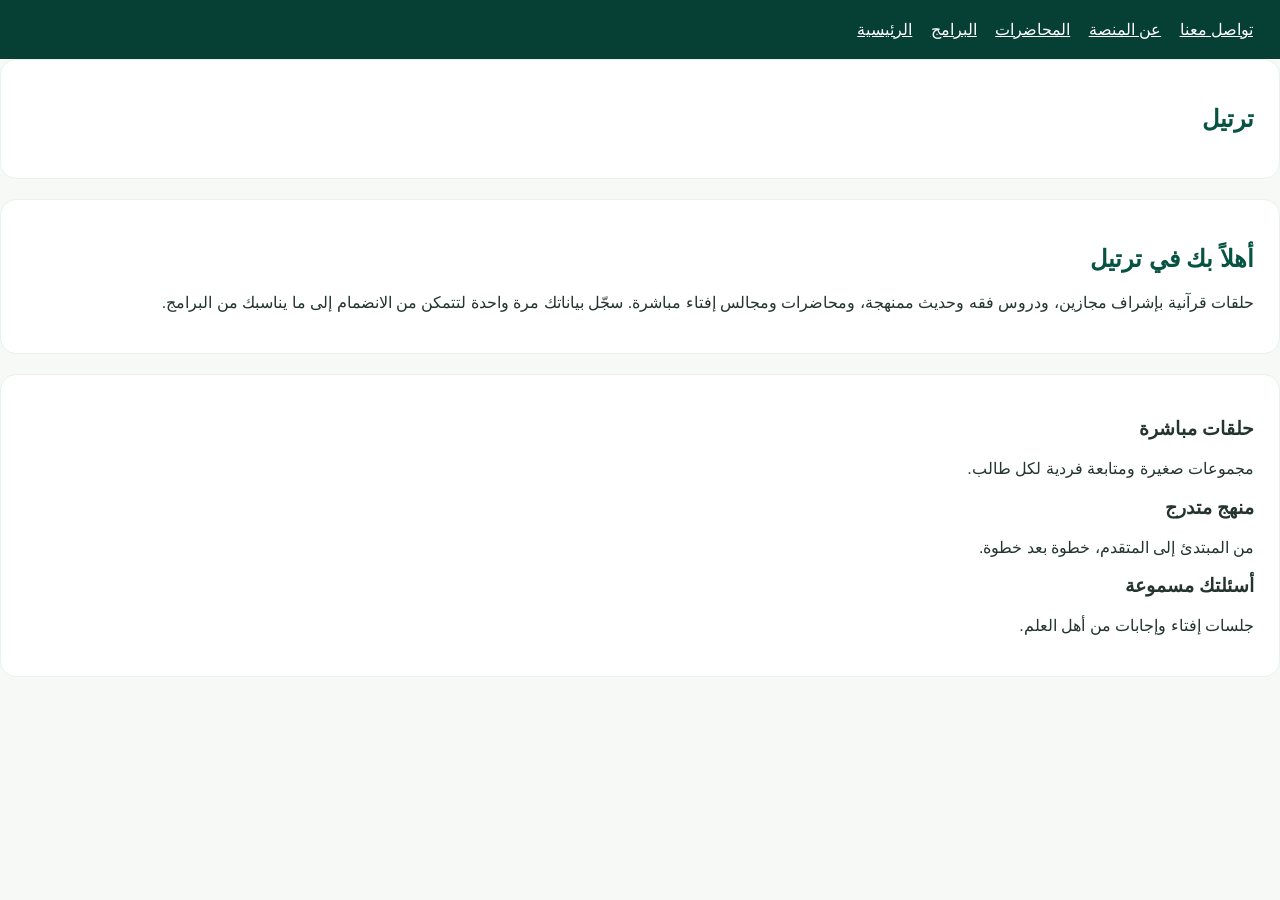
<file: index.html>
<!DOCTYPE html>
<html lang="en">

<head>
    <meta charset="UTF-8">
    <meta name="viewport" content="width=device-width, initial-scale=1.0">
    <title>Document</title>
    <link rel="stylesheet" href="style.css">
</head>

<body>
    <header>
        <nav>
            <a href="#">تواصل معنا</a>
            <a href="#">عن المنصة</a>
            <a href="#">المحاضرات</a>
            <a href="#">البرامج</a>
            <a href="#">الرئيسية</a>
        </nav>
    </header>

    <section class="section-1">
        <h1 class="title">ترتيل</h1>
    </section>

    <section class="section-2">
        <h2>أهلاً بك في ترتيل</h2>
        <p>حلقات قرآنية بإشراف مجازين، ودروس فقه وحديث ممنهجة، ومحاضرات ومجالس إفتاء مباشرة. سجّل بياناتك مرة واحدة لتتمكن من الانضمام إلى ما يناسبك من البرامج.</p>
    </section>

    <section class="section-3">
        <div class="cards">
            <div class="card">
                <h3>حلقات مباشرة</h3>
                <p>مجموعات صغيرة ومتابعة فردية لكل طالب.</p>
            </div>

            <div class="card">
                <h3>منهج متدرج</h3>
                <p>من المبتدئ إلى المتقدم، خطوة بعد خطوة.</p>
            </div>

            <div class="card">
                <h3>أسئلتك مسموعة</h3>
                <p>جلسات إفتاء وإجابات من أهل العلم.</p>
            </div>
        </div>
    </section>

</body>

</html>
</file>
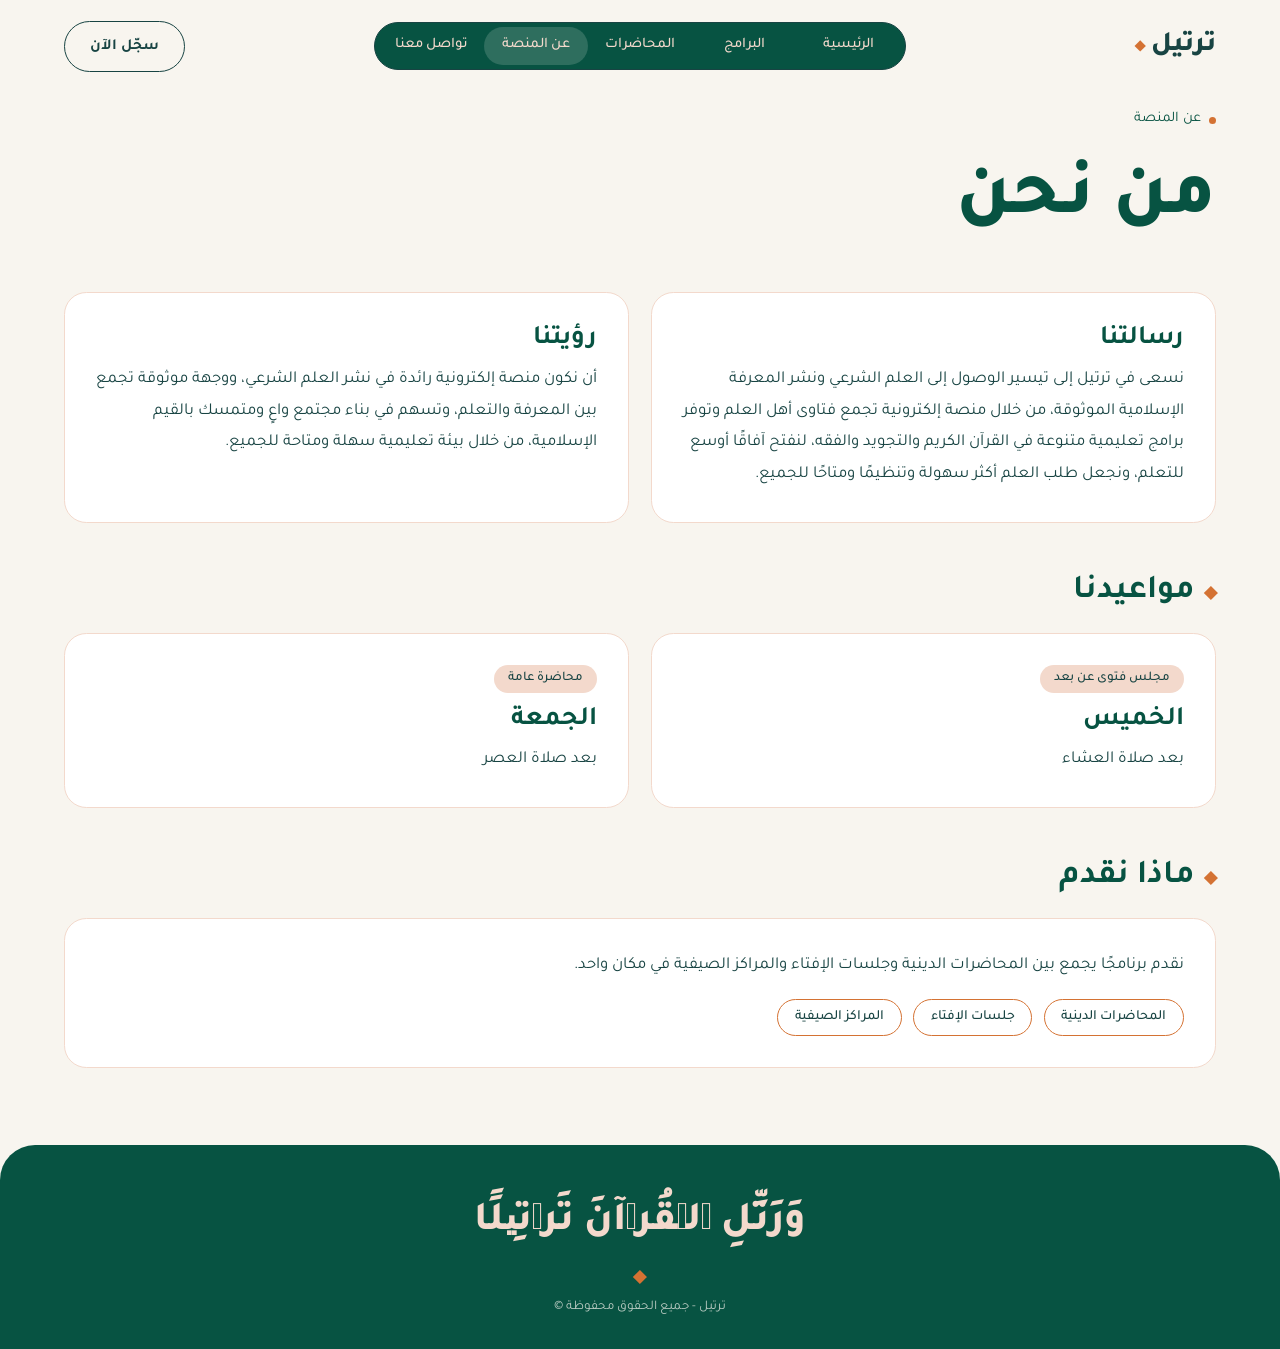
<file: about-us.html>
<!DOCTYPE html>
<html lang="ar" dir="rtl">

<head>
    <meta charset="UTF-8">
    <meta name="viewport" content="width=device-width, initial-scale=1.0">
    <title>عن المنصة | ترتيل</title>
    <link rel="preconnect" href="https://fonts.googleapis.com">
    <link rel="preconnect" href="https://fonts.gstatic.com" crossorigin>
    <link href="https://fonts.googleapis.com/css2?family=Tajawal:wght@400;500;700;800&display=swap" rel="stylesheet">
    <link rel="stylesheet" href="indexxx.css">
    <link rel="stylesheet" href="pages.css">
</head>

<body>
    <div class="intro" aria-hidden="true"><span></span></div>

    <header class="topbar">
        <a href="indexxx.html" class="logo up" style="--i:0">ترتيل <i></i></a>

        <nav class="up" style="--i:1">
            <a href="indexxx.html">الرئيسية</a>
            <a href="programs.html">البرامج</a>
            <a href="lectures.html">المحاضرات</a>
            <a href="about-us.html" aria-current="page">عن المنصة</a>
            <a href="contact-us.html">تواصل معنا</a>
        </nav>

        <a href="programs.html" class="btn btn-outline up" style="--i:2">سجّل الآن</a>
    </header>

    <main>
        <section class="page-head">
            <p class="eyebrow up" style="--i:3"><i></i> عن المنصة</p>
            <h1>
                <span class="line"><span style="--i:4">من نحن</span></span>
            </h1>
        </section>

        <!-- رسالتنا + رؤيتنا -->
        <section class="block">
            <div class="tiles">
                <article class="tile">
                    <h3>رسالتنا</h3>
                    <p>نسعى في ترتيل إلى تيسير الوصول إلى العلم الشرعي ونشر المعرفة الإسلامية الموثوقة، من خلال منصة إلكترونية تجمع فتاوى أهل العلم وتوفر برامج تعليمية متنوعة في القرآن الكريم والتجويد والفقه، لنفتح آفاقًا أوسع للتعلم، ونجعل طلب العلم أكثر سهولة وتنظيمًا ومتاحًا للجميع.</p>
                </article>
                <article class="tile">
                    <h3>رؤيتنا</h3>
                    <p>أن نكون منصة إلكترونية رائدة في نشر العلم الشرعي، ووجهة موثوقة تجمع بين المعرفة والتعلم، وتسهم في بناء مجتمع واعٍ ومتمسك بالقيم الإسلامية، من خلال بيئة تعليمية سهلة ومتاحة للجميع.</p>
                </article>
            </div>
        </section>

        <!-- مواعيدنا -->
        <section class="block">
            <h2>مواعيدنا</h2>
            <div class="tiles">
                <article class="tile">
                    <span class="chip">مجلس فتوى عن بعد</span>
                    <h3>الخميس</h3>
                    <p>بعد صلاة العشاء</p>
                </article>
                <article class="tile">
                    <span class="chip">محاضرة عامة</span>
                    <h3>الجمعة</h3>
                    <p>بعد صلاة العصر</p>
                </article>
            </div>
        </section>

        <!-- ماذا نقدم -->
        <section class="block">
            <h2>ماذا نقدم</h2>
            <div class="tiles">
                <article class="tile wide">
                    <p>نقدم برنامجًا يجمع بين المحاضرات الدينية وجلسات الإفتاء والمراكز الصيفية في مكان واحد.</p>
                    <div class="pills">
                        <span>المحاضرات الدينية</span>
                        <span>جلسات الإفتاء</span>
                        <span>المراكز الصيفية</span>
                    </div>
                </article>
            </div>
        </section>
    </main>

    <footer>
        <h2 class="aya">وَرَتِّلِ ٱلۡقُرۡآنَ تَرۡتِیلًا</h2>
        <p>ترتيل - جميع الحقوق محفوظة ©</p>
    </footer>
</body>

</html>
</file>
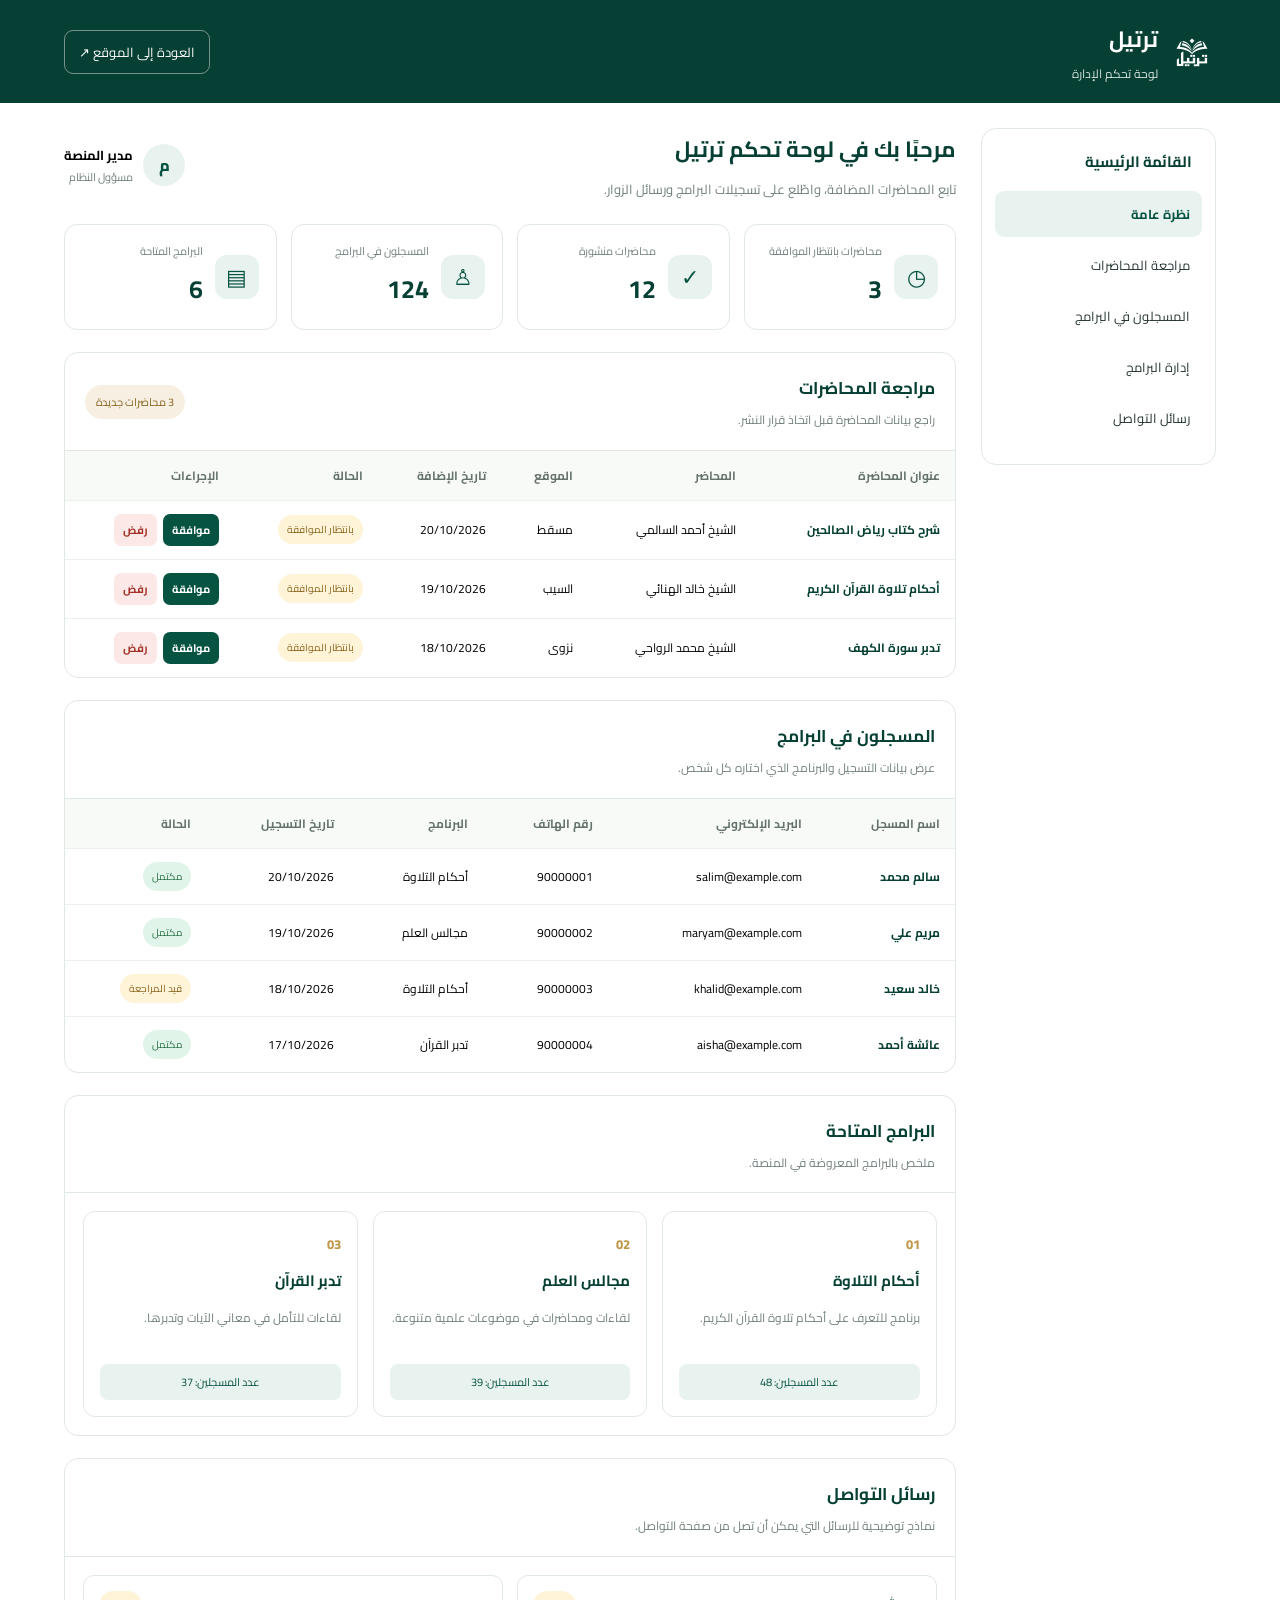
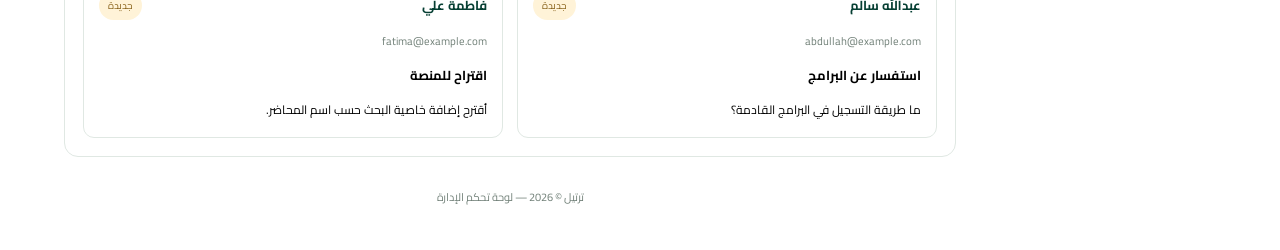
<file: admin.html>
<!DOCTYPE html>
<html lang="ar" dir="rtl">
<head>
    <meta charset="UTF-8">
    <meta name="viewport" content="width=device-width, initial-scale=1.0">
    <title>لوحة تحكم ترتيل</title>
    <link href="https://fonts.googleapis.com/css2?family=Cairo:wght@400;500;600;700;800&display=swap" rel="stylesheet">
    <link rel="stylesheet" href="admin.css">
</head>
<body>
    <header class="topbar">
        <div class="brand">
            <div class="logo"><img src="tarteel-logo.png" alt="شعار ترتيل" class="logo">
            </div>
            <div>
                <h1>ترتيل</h1>
                <p>لوحة تحكم الإدارة</p>
            </div>
        </div>
        <a href="index.html" class="site-link">العودة إلى الموقع ↗</a>
    </header>

      <div class="layout">
    <aside class="sidebar">
      <h2>القائمة الرئيسية</h2>
      <a class="nav-link active" href="#overview">نظرة عامة</a>
      <a class="nav-link" href="#lectures">مراجعة المحاضرات</a>
      <a class="nav-link" href="#registrations">المسجلون في البرامج</a>
      <a class="nav-link" href="#programs">إدارة البرامج</a>
      <a class="nav-link" href="#messages">رسائل التواصل</a>
    
    </aside>

    <main class="main-content">
      <section class="welcome" id="overview">
        <div>
          <h2>مرحبًا بك في لوحة تحكم ترتيل</h2>
          <p>تابع المحاضرات المضافة، واطّلع على تسجيلات البرامج ورسائل الزوار.</p>
        </div>
        <div class="admin-profile">
          <div class="avatar">م</div>
          <div><strong>مدير المنصة</strong><span>مسؤول النظام</span></div>
        </div>
      </section>

      <section class="stats">
        <div class="stat-card">
          <span class="stat-icon">◷</span>
          <div><p>محاضرات بانتظار الموافقة</p><strong>3</strong></div>
        </div>
        <div class="stat-card">
          <span class="stat-icon">✓</span>
          <div><p>محاضرات منشورة</p><strong>12</strong></div>
        </div>
        <div class="stat-card">
          <span class="stat-icon">♙</span>
          <div><p>المسجلون في البرامج</p><strong>124</strong></div>
        </div>
        <div class="stat-card">
          <span class="stat-icon">▤</span>
          <div><p>البرامج المتاحة</p><strong>6</strong></div>
        </div>
      </section>

      <section class="panel" id="lectures">
        <div class="section-heading">
          <div>
            <h2>مراجعة المحاضرات</h2>
            <p>راجع بيانات المحاضرة قبل اتخاذ قرار النشر.</p>
          </div>
          <span class="count-badge">3 محاضرات جديدة</span>
        </div>
        <div class="table-wrap">
          <table>
            <thead>
              <tr>
                <th>عنوان المحاضرة</th>
                <th>المحاضر</th>
                <th>الموقع</th>
                <th>تاريخ الإضافة</th>
                <th>الحالة</th>
                <th>الإجراءات</th>
              </tr>
            </thead>
            <tbody>
              <tr>
                <td><strong>شرح كتاب رياض الصالحين</strong></td>
                <td>الشيخ أحمد السالمي</td>
                <td>مسقط</td>
                <td>20/10/2026</td>
                <td><span class="status pending">بانتظار الموافقة</span></td>
                <td><div class="actions"><a class="button approve" href="#lectures">موافقة</a><a class="button reject" href="#lectures">رفض</a></div></td>
              </tr>
              <tr>
                <td><strong>أحكام تلاوة القرآن الكريم</strong></td>
                <td>الشيخ خالد الهنائي</td>
                <td>السيب</td>
                <td>19/10/2026</td>
                <td><span class="status pending">بانتظار الموافقة</span></td>
                <td><div class="actions"><a class="button approve" href="#lectures">موافقة</a><a class="button reject" href="#lectures">رفض</a></div></td>
              </tr>
              <tr>
                <td><strong>تدبر سورة الكهف</strong></td>
                <td>الشيخ محمد الرواحي</td>
                <td>نزوى</td>
                <td>18/10/2026</td>
                <td><span class="status pending">بانتظار الموافقة</span></td>
                <td><div class="actions"><a class="button approve" href="#lectures">موافقة</a><a class="button reject" href="#lectures">رفض</a></div></td>
              </tr>
            </tbody>
          </table>
        </div>
      </section>

      <section class="panel" id="registrations">
        <div class="section-heading">
          <div>
            <h2>المسجلون في البرامج</h2>
            <p>عرض بيانات التسجيل والبرنامج الذي اختاره كل شخص.</p>
          </div>
        </div>
        <div class="table-wrap">
          <table>
            <thead>
              <tr><th>اسم المسجل</th><th>البريد الإلكتروني</th><th>رقم الهاتف</th><th>البرنامج</th><th>تاريخ التسجيل</th><th>الحالة</th></tr>
            </thead>
            <tbody>
              <tr>
                <td><strong>سالم محمد</strong></td>
                <td>salim@example.com</td>
                <td>90000001</td>
                <td>أحكام التلاوة</td><td>20/10/2026</td>
                <td><span class="status approved">مكتمل</span></td>
            </tr>
              <tr>
                <td><strong>مريم علي</strong></td>
                <td>maryam@example.com</td>
                <td>90000002</td>
                <td>مجالس العلم</td>
                <td>19/10/2026</td>
                <td><span class="status approved">مكتمل</span></td>
            </tr>
              <tr>
                <td><strong>خالد سعيد</strong></td>
                <td>khalid@example.com</td>
                <td>90000003</td>
                <td>أحكام التلاوة</td>
                <td>18/10/2026</td>
                <td><span class="status waiting">قيد المراجعة</span></td>
            </tr>
              <tr>
                <td><strong>عائشة أحمد</strong></td>
                <td>aisha@example.com</td>
                <td>90000004</td>
                <td>تدبر القرآن</td>
                <td>17/10/2026</td>
                <td><span class="status approved">مكتمل</span></td>
            </tr>
            </tbody>
          </table>
        </div>
      </section>

      <section class="panel" id="programs">
        <div class="section-heading">
          <div>
            <h2>البرامج المتاحة</h2>
            <p>ملخص بالبرامج المعروضة في المنصة.</p>
          </div>
        </div>
        <div class="program-grid">
          <article class="program-card">
            <span class="program-number">01</span>
            <h3>أحكام التلاوة</h3>
            <p>برنامج للتعرف على أحكام تلاوة القرآن الكريم.</p>
            <span class="program-meta">عدد المسجلين: 48</span>
        </article>
          <article class="program-card">
            <span class="program-number">02</span>
            <h3>مجالس العلم</h3>
            <p>لقاءات ومحاضرات في موضوعات علمية متنوعة.</p>
            <span class="program-meta">عدد المسجلين: 39</span>
        </article>
          <article class="program-card">
            <span class="program-number">03</span>
            <h3>تدبر القرآن</h3>
            <p>لقاءات للتأمل في معاني الآيات وتدبرها.</p>
            <span class="program-meta">عدد المسجلين: 37</span>
        </article>
        </div>
      </section>

      <section class="panel" id="messages">
        <div class="section-heading">
          <div>
            <h2>رسائل التواصل</h2>
            <p>نماذج توضيحية للرسائل التي يمكن أن تصل من صفحة التواصل.</p>
          </div>
        </div>
        <div class="message-list">
          <article class="message">
            <div class="message-top">
                <strong>عبدالله سالم</strong>
                <span class="status waiting">جديدة</span>
            </div>
            <p class="message-email">abdullah@example.com</p>
            <h3>استفسار عن البرامج</h3>
            <p>ما طريقة التسجيل في البرامج القادمة؟</p>
          </article>
          <article class="message">
            <div class="message-top">
                <strong>فاطمة علي</strong>
                <span class="status waiting">جديدة</span>
            </div>
            <p class="message-email">fatima@example.com</p>
            <h3>اقتراح للمنصة</h3>
            <p>أقترح إضافة خاصية البحث حسب اسم المحاضر.</p>
          </article>
        </div>
      </section>

      <footer class="footer">ترتيل © 2026 — لوحة تحكم الإدارة</footer>
    </main>
  </div>
</body>
</html>
</file>
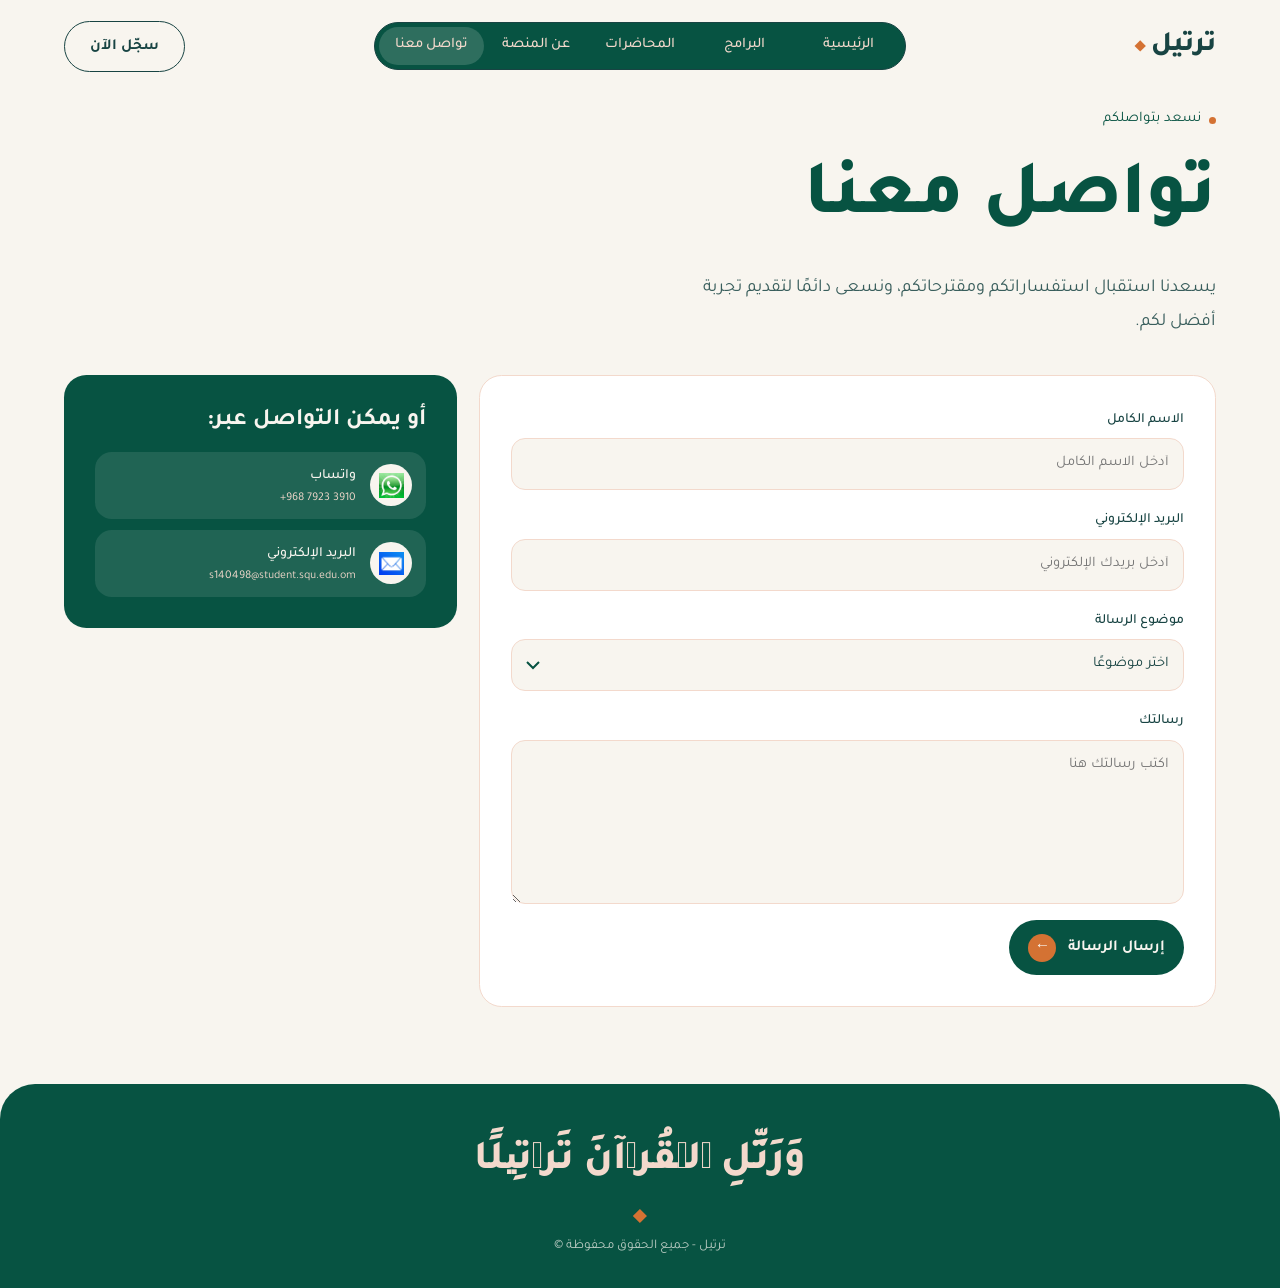
<file: contact-us.html>
<!DOCTYPE html>
<html lang="ar" dir="rtl">

<head>
    <meta charset="UTF-8">
    <meta name="viewport" content="width=device-width, initial-scale=1.0">
    <title>تواصل معنا | ترتيل</title>
    <link rel="preconnect" href="https://fonts.googleapis.com">
    <link rel="preconnect" href="https://fonts.gstatic.com" crossorigin>
    <link href="https://fonts.googleapis.com/css2?family=Tajawal:wght@400;500;700;800&display=swap" rel="stylesheet">
    <link rel="stylesheet" href="indexxx.css">
    <link rel="stylesheet" href="pages.css">
</head>

<body>
    <div class="intro" aria-hidden="true"><span></span></div>

    <header class="topbar">
        <a href="indexxx.html" class="logo up" style="--i:0">ترتيل <i></i></a>

        <nav class="up" style="--i:1">
            <a href="indexxx.html">الرئيسية</a>
            <a href="programs.html">البرامج</a>
            <a href="lectures.html">المحاضرات</a>
            <a href="about-us.html">عن المنصة</a>
            <a href="contact-us.html" aria-current="page">تواصل معنا</a>
        </nav>

        <a href="programs.html" class="btn btn-outline up" style="--i:2">سجّل الآن</a>
    </header>

    <main>
        <section class="page-head">
            <p class="eyebrow up" style="--i:3"><i></i> نسعد بتواصلكم</p>
            <h1>
                <span class="line"><span style="--i:4">تواصل معنا</span></span>
            </h1>
            <p class="lead up" style="--i:5">يسعدنا استقبال استفساراتكم ومقترحاتكم، ونسعى دائمًا لتقديم تجربة أفضل لكم.</p>
        </section>

        <section class="contact-grid">
            <div class="form-card">
                <form class="form" action="#" method="post">
                    <label class="f" for="name"><span class="l">الاسم الكامل</span>
                        <input class="field" type="text" name="name" id="name" placeholder="أدخل الاسم الكامل" required autocomplete="name">
                    </label>

                    <label class="f" for="email"><span class="l">البريد الإلكتروني</span>
                        <input class="field" type="email" name="email" id="email" placeholder="أدخل بريدك الإلكتروني" required autocomplete="email">
                    </label>

                    <label class="f" for="subject"><span class="l">موضوع الرسالة</span>
                        <select class="field" name="subject" id="subject" required>
                            <option value="" selected disabled hidden>اختر موضوعًا</option>
                            <option value="program">استفسار عن برنامج</option>
                            <option value="suggestion">اقتراح</option>
                            <option value="technical">مشكلة تقنية</option>
                            <option value="other">أخرى</option>
                        </select>
                    </label>

                    <label class="f" for="message"><span class="l">رسالتك</span>
                        <textarea class="field" name="message" id="message" rows="5" placeholder="اكتب رسالتك هنا" required></textarea>
                    </label>

                    <button class="btn btn-primary" type="submit">إرسال الرسالة <span class="arrow">←</span></button>
                </form>
            </div>

            <aside class="side-card">
                <h2>أو يمكن التواصل عبر:</h2>
                <a class="chan" href="https://wa.me/96879233910">
                    <span><img src="whatsapp-image.png" alt="واتساب"></span>
                    <div>واتساب <small><bdi dir="ltr">+968 7923 3910</bdi></small></div>
                </a>
                <a class="chan" href="mailto:s140498@student.squ.edu.om">
                    <span><img src="email-image.png" alt="البريد الإلكتروني"></span>
                    <div>البريد الإلكتروني <small><bdi dir="ltr">s140498@student.squ.edu.om</bdi></small></div>
                </a>
            </aside>
        </section>
    </main>

    <footer>
        <h2 class="aya">وَرَتِّلِ ٱلۡقُرۡآنَ تَرۡتِیلًا</h2>
        <p>ترتيل - جميع الحقوق محفوظة ©</p>
    </footer>
</body>

</html>
</file>
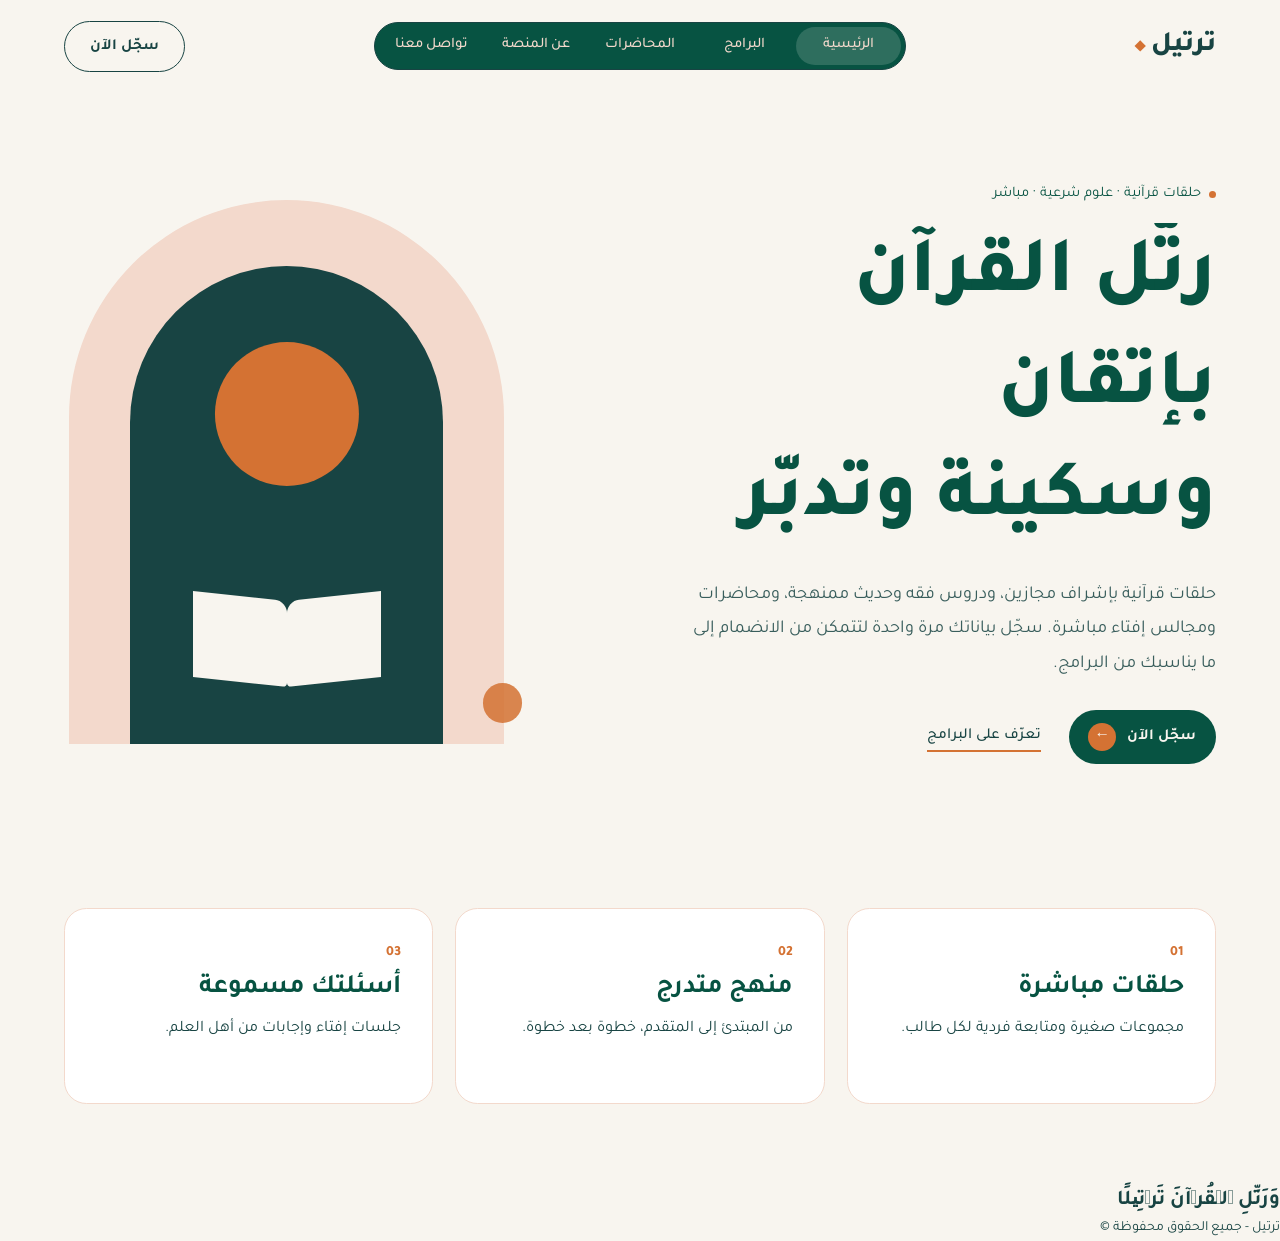
<file: indexxx.html>
<!DOCTYPE html>
<html lang="ar" dir="rtl">

<head>
    <meta charset="UTF-8">
    <meta name="viewport" content="width=device-width, initial-scale=1.0">
    <title>ترتيل</title>
    <link rel="preconnect" href="https://fonts.googleapis.com">
    <link rel="preconnect" href="https://fonts.gstatic.com" crossorigin>
    <link href="https://fonts.googleapis.com/css2?family=Tajawal:wght@400;500;700;800&display=swap" rel="stylesheet">
    <link rel="stylesheet" href="indexxx.css">
</head>

<body>
    <div class="intro" aria-hidden="true"><span></span></div>

    <header class="topbar">
        <a href="indexxx.html" class="logo up" style="--i:0">ترتيل <i></i></a>

        <nav class="up" style="--i:1">
            <a href="indexxx.html" aria-current="page">الرئيسية</a>
            <a href="programs.html">البرامج</a>
            <a href="lectures.html">المحاضرات</a>
            <a href="about-us.html">عن المنصة</a>
            <a href="contact-us.html">تواصل معنا</a>
        </nav>

        <a href="programs.html" class="btn btn-outline up" style="--i:2">سجّل الآن</a>
    </header>

    <main>
        <section class="hero">
            <div class="hero-text">
                <p class="eyebrow up" style="--i:3"><i></i> حلقات قرآنية · علوم شرعية · مباشر</p>

                <h1>
                    <span class="line"><span style="--i:4">رتّل القرآن</span></span>
                    <span class="line"><span style="--i:5">بإتقان</span></span>
                    <span class="line"><span style="--i:6">وسكينة وتدبّر</span></span>
                </h1>

                <p class="lead up" style="--i:7">حلقات قرآنية بإشراف مجازين، ودروس فقه وحديث ممنهجة، ومحاضرات ومجالس
                    إفتاء مباشرة. سجّل بياناتك مرة واحدة لتتمكن من الانضمام إلى ما يناسبك من البرامج.</p>

                <div class="actions up" style="--i:8">
                    <a href="programs.html" class="btn btn-primary">سجّل الآن <span class="arrow">←</span></a>
                    <a href="programs.html" class="link">تعرّف على البرامج</a>
                </div>
            </div>

            <div class="art up" style="--i:5" aria-hidden="true">
                <div class="arch-back"></div>
                <div class="arch">
                    <div class="sun"></div>
                    <div class="book"></div>
                </div>
                <div class="dot"></div>
            </div>
        </section>

        <section class="features">
            <div class="cards">
                <article class="card">
                    <span class="num">01</span>
                    <h3>حلقات مباشرة</h3>
                    <p>مجموعات صغيرة ومتابعة فردية لكل طالب.</p>
                </article>
                <article class="card">
                    <span class="num">02</span>
                    <h3>منهج متدرج</h3>
                    <p>من المبتدئ إلى المتقدم، خطوة بعد خطوة.</p>
                </article>
                <article class="card">
                    <span class="num">03</span>
                    <h3>أسئلتك مسموعة</h3>
                    <p>جلسات إفتاء وإجابات من أهل العلم.</p>
                </article>
            </div>
        </section>
    </main>
    <footer>
        <h2 class="aya">وَرَتِّلِ ٱلۡقُرۡآنَ تَرۡتِیلًا</h2>
        <p>ترتيل - جميع الحقوق محفوظة ©</p>
    </footer>
</body>

</html>
</file>
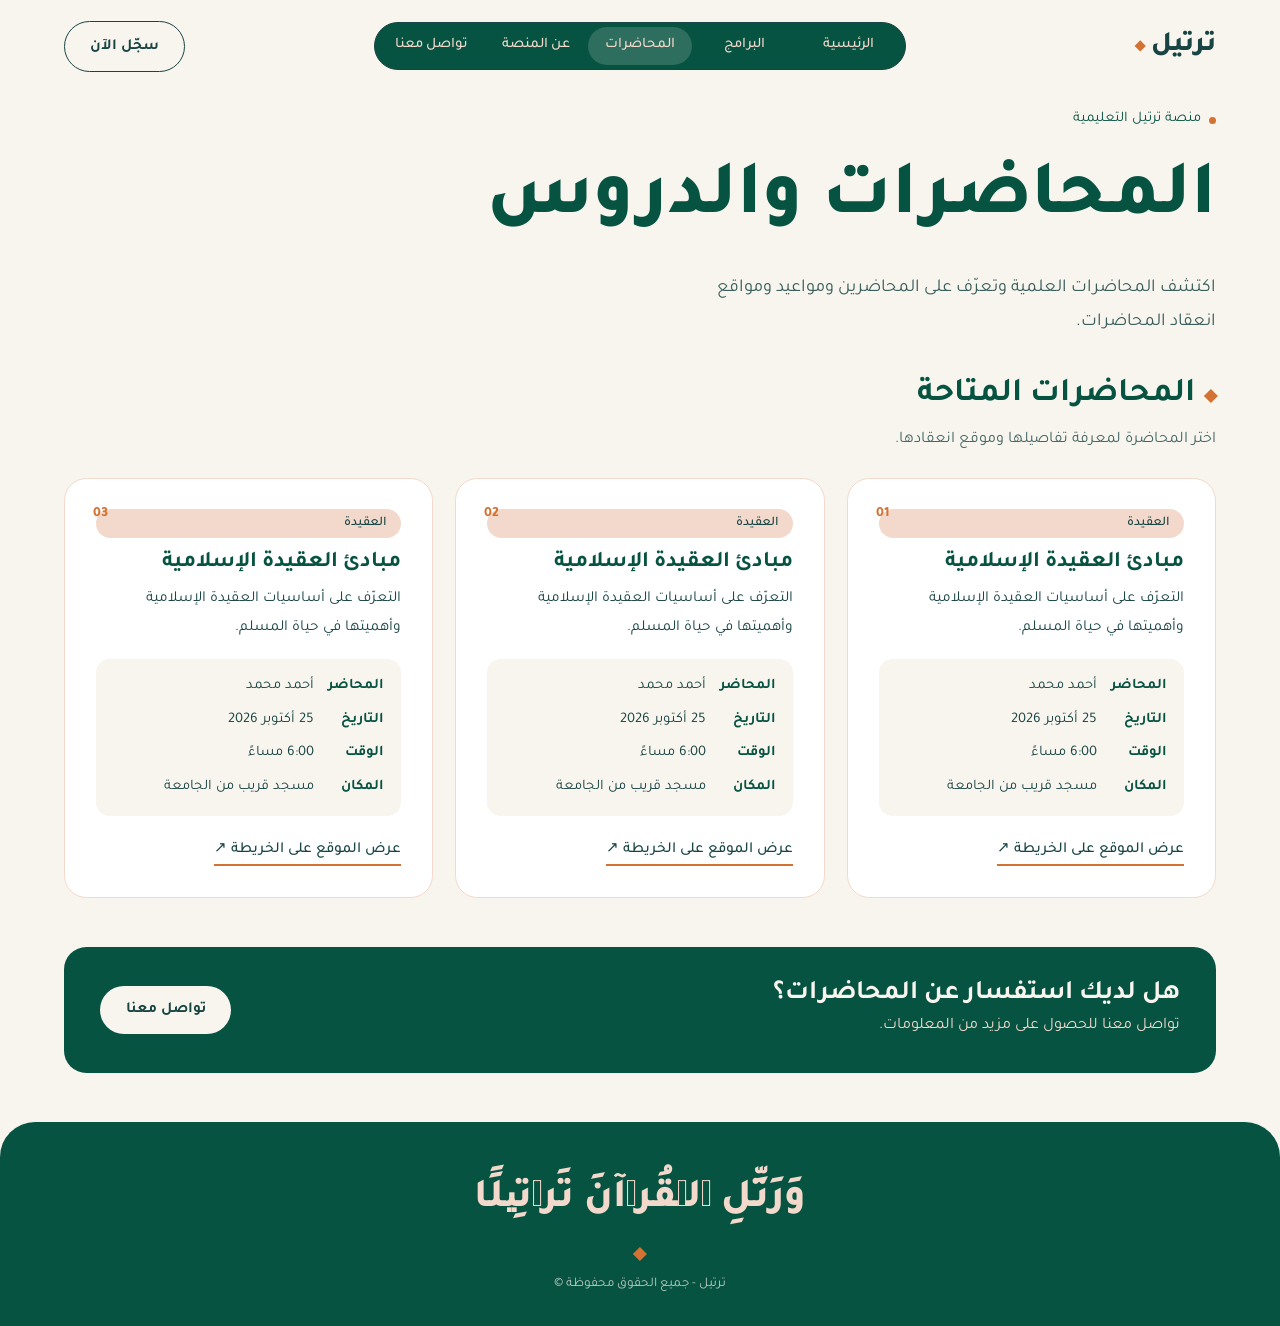
<file: lectures.html>
<!DOCTYPE html>
<html lang="ar" dir="rtl">

<head>
    <meta charset="UTF-8">
    <meta name="viewport" content="width=device-width, initial-scale=1.0">
    <title>المحاضرات | ترتيل</title>
    <link rel="preconnect" href="https://fonts.googleapis.com">
    <link rel="preconnect" href="https://fonts.gstatic.com" crossorigin>
    <link href="https://fonts.googleapis.com/css2?family=Tajawal:wght@400;500;700;800&display=swap" rel="stylesheet">
    <link rel="stylesheet" href="indexxx.css">
    <link rel="stylesheet" href="pages.css">
</head>

<body>
    <div class="intro" aria-hidden="true"><span></span></div>

    <header class="topbar">
        <a href="indexxx.html" class="logo up" style="--i:0">ترتيل <i></i></a>

        <nav class="up" style="--i:1">
            <a href="indexxx.html">الرئيسية</a>
            <a href="programs.html">البرامج</a>
            <a href="lectures.html" aria-current="page">المحاضرات</a>
            <a href="about-us.html">عن المنصة</a>
            <a href="contact-us.html">تواصل معنا</a>
        </nav>

        <a href="programs.html" class="btn btn-outline up" style="--i:2">سجّل الآن</a>
    </header>

    <main>
        <section class="page-head">
            <p class="eyebrow up" style="--i:3"><i></i> منصة ترتيل التعليمية</p>
            <h1>
                <span class="line"><span style="--i:4">المحاضرات والدروس</span></span>
            </h1>
            <p class="lead up" style="--i:5">اكتشف المحاضرات العلمية وتعرّف على المحاضرين ومواعيد ومواقع انعقاد المحاضرات.</p>
        </section>

        <section class="block">
            <h2>المحاضرات المتاحة</h2>
            <p class="sub">اختر المحاضرة لمعرفة تفاصيلها وموقع انعقادها.</p>
            <div class="tiles three">
                <article class="tile lec">
                    <span class="num">01</span>
                    <span class="chip">العقيدة</span>
                    <h3>مبادئ العقيدة الإسلامية</h3>
                    <p class="desc">التعرّف على أساسيات العقيدة الإسلامية وأهميتها في حياة المسلم.</p>
                    <dl class="info">
                        <dt>المحاضر</dt><dd>أحمد محمد</dd>
                        <dt>التاريخ</dt><dd>25 أكتوبر 2026</dd>
                        <dt>الوقت</dt><dd>6:00 مساءً</dd>
                        <dt>المكان</dt><dd>مسجد قريب من الجامعة</dd>
                    </dl>
                    <a href="https://www.google.com/maps/search/?api=1&query=mosque+near+Sultan+Qaboos+University+Oman" target="_blank" rel="noopener noreferrer" class="link">عرض الموقع على الخريطة ↗</a>
                </article>
                <article class="tile lec">
                    <span class="num">02</span>
                    <span class="chip">العقيدة</span>
                    <h3>مبادئ العقيدة الإسلامية</h3>
                    <p class="desc">التعرّف على أساسيات العقيدة الإسلامية وأهميتها في حياة المسلم.</p>
                    <dl class="info">
                        <dt>المحاضر</dt><dd>أحمد محمد</dd>
                        <dt>التاريخ</dt><dd>25 أكتوبر 2026</dd>
                        <dt>الوقت</dt><dd>6:00 مساءً</dd>
                        <dt>المكان</dt><dd>مسجد قريب من الجامعة</dd>
                    </dl>
                    <a href="https://www.google.com/maps/search/?api=1&query=mosque+near+Sultan+Qaboos+University+Oman" target="_blank" rel="noopener noreferrer" class="link">عرض الموقع على الخريطة ↗</a>
                </article>
                <article class="tile lec">
                    <span class="num">03</span>
                    <span class="chip">العقيدة</span>
                    <h3>مبادئ العقيدة الإسلامية</h3>
                    <p class="desc">التعرّف على أساسيات العقيدة الإسلامية وأهميتها في حياة المسلم.</p>
                    <dl class="info">
                        <dt>المحاضر</dt><dd>أحمد محمد</dd>
                        <dt>التاريخ</dt><dd>25 أكتوبر 2026</dd>
                        <dt>الوقت</dt><dd>6:00 مساءً</dd>
                        <dt>المكان</dt><dd>مسجد قريب من الجامعة</dd>
                    </dl>
                    <a href="https://www.google.com/maps/search/?api=1&query=mosque+near+Sultan+Qaboos+University+Oman" target="_blank" rel="noopener noreferrer" class="link">عرض الموقع على الخريطة ↗</a>
                </article>
            </div>
        </section>

        <section class="banner">
            <div>
                <h2>هل لديك استفسار عن المحاضرات؟</h2>
                <p>تواصل معنا للحصول على مزيد من المعلومات.</p>
            </div>
            <a href="contact-us.html" class="btn btn-light">تواصل معنا</a>
        </section>
    </main>

    <footer>
        <h2 class="aya">وَرَتِّلِ ٱلۡقُرۡآنَ تَرۡتِیلًا</h2>
        <p>ترتيل - جميع الحقوق محفوظة ©</p>
    </footer>
</body>

</html>
</file>
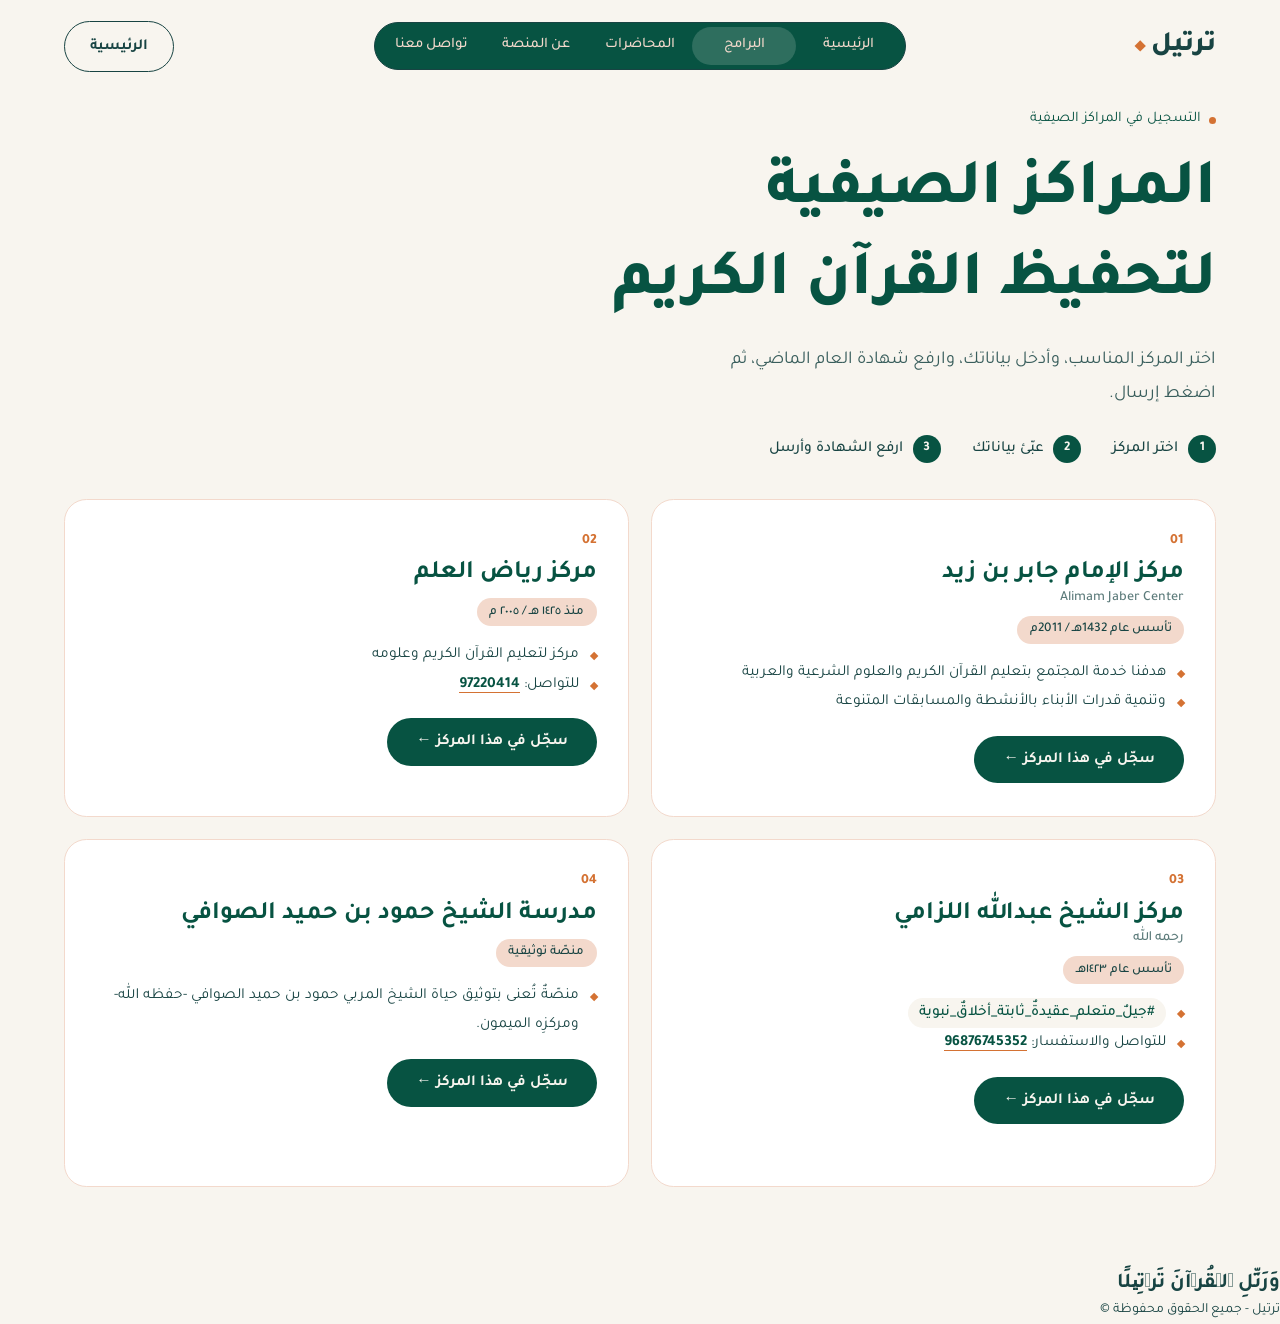
<file: programs.html>
<!DOCTYPE html>
<html lang="ar" dir="rtl">

<head>
    <meta charset="UTF-8">
    <meta name="viewport" content="width=device-width, initial-scale=1.0">
    <title>البرامج | ترتيل</title>
    <link rel="preconnect" href="https://fonts.googleapis.com">
    <link rel="preconnect" href="https://fonts.gstatic.com" crossorigin>
    <link href="https://fonts.googleapis.com/css2?family=Tajawal:wght@400;500;700;800&display=swap" rel="stylesheet">
    <link rel="stylesheet" href="indexxx.css">
    <link rel="stylesheet" href="programs.css">
</head>

<body>
    <div class="intro" aria-hidden="true"><span></span></div>

    <header class="topbar">
        <a href="indexxx.html" class="logo up" style="--i:0">ترتيل <i></i></a>

        <nav class="up" style="--i:1">
            <a href="indexxx.html">الرئيسية</a>
            <a href="programs.html" aria-current="page">البرامج</a>
            <a href="lectures.html">المحاضرات</a>
            <a href="about-us.html">عن المنصة</a>
            <a href="contact-us.html">تواصل معنا</a>
        </nav>

        <a href="indexxx.html" class="btn btn-outline up" style="--i:2">الرئيسية</a>
    </header>

    <main>
        <section class="page-head">
            <p class="eyebrow up" style="--i:3"><i></i> التسجيل في المراكز الصيفية</p>
            <h1>
                <span class="line"><span style="--i:4">المراكز الصيفية</span></span>
                <span class="line"><span style="--i:5">لتحفيظ القرآن الكريم</span></span>
            </h1>
            <p class="lead up" style="--i:6">اختر المركز المناسب، وأدخل بياناتك، وارفع شهادة العام الماضي، ثم اضغط إرسال.</p>
            <ol class="steps up" style="--i:7">
                <li><b>1</b> اختر المركز</li>
                <li><b>2</b> عبّئ بياناتك</li>
                <li><b>3</b> ارفع الشهادة وأرسل</li>
            </ol>
        </section>

        <section class="grid">
            <input type="radio" name="pick" id="p0" hidden>

            <!-- 1 -->
            <article class="prog">
                <div class="stage">
                    <div class="body">
                        <span class="num">01</span>
                        <h3>مركز الإمام جابر بن زيد <small>Alimam Jaber Center</small></h3>
                        <span class="badge">تأسس عام 1432هـ / 2011م</span>
                        <ul class="facts">
                            <li>هدفنا خدمة المجتمع بتعليم القرآن الكريم والعلوم الشرعية والعربية</li>
                            <li>وتنمية قدرات الأبناء بالأنشطة والمسابقات المتنوعة</li>
                        </ul>
                        <div class="cta"><input type="radio" name="pick" class="pick" aria-label="التسجيل في مركز الإمام جابر بن زيد"></div>

                        <div class="panel"><div class="inner">
                            <form class="form">
                                <div class="form-head"><h4>التسجيل في هذا المركز</h4><label for="p0" class="close">✕ رجوع</label></div>
                                <label class="f" style="--i:1"><span class="l">الاسم الكامل</span><input class="field" type="text" required minlength="3" placeholder=" " autocomplete="name"><i class="tick">✓</i></label>
                                <div class="row">
                                    <label class="f" style="--i:2"><span class="l">رقم الهاتف</span><input class="field" type="tel" required pattern="[0-9+ ]{8,15}" placeholder=" " inputmode="tel" dir="ltr" style="text-align:right"><i class="tick">✓</i></label>
                                    <label class="f" style="--i:3"><span class="l">المدرسة</span><input class="field" type="text" required minlength="2" placeholder=" "><i class="tick">✓</i></label>
                                </div>
                                <label class="f" style="--i:4"><span class="l">شهادة العام الماضي (صورة أو PDF)</span><input class="field" type="file" required accept="image/*,.pdf"><i class="tick">✓</i></label>
                                <div class="send-row" style="--i:5">
                                    <div class="send-off">أكمل جميع الحقول للإرسال</div>
                                    <input type="checkbox" class="send sent" id="s1" aria-label="إرسال الطلب">
                                </div>
                            </form>
                        </div></div>
                    </div>

                    <div class="done" aria-live="polite">
                        <div class="check"><i></i></div>
                        <h4>تم استلام طلبك</h4>
                        <p>طلبك في مركز الإمام جابر بن زيد في انتظار الموافقة</p>
                        <span class="status"><b></b> قيد المراجعة</span>
                        <label for="s1" class="undo">تعديل الطلب</label>
                    </div>
                </div>
            </article>

            <!-- 2 -->
            <article class="prog">
                <div class="stage">
                    <div class="body">
                        <span class="num">02</span>
                        <h3>مركز رياض العلم</h3>
                        <span class="badge">منذ ١٤٢٥ هـ / ٢٠٠٥ م</span>
                        <ul class="facts">
                            <li>مركز لتعليم القرآن الكريم وعلومه</li>
                            <li>للتواصل: <a class="contact" href="tel:+96897220414"><bdi dir="ltr">97220414</bdi></a></li>
                        </ul>
                        <div class="cta"><input type="radio" name="pick" class="pick" aria-label="التسجيل في مركز رياض العلم"></div>

                        <div class="panel"><div class="inner">
                            <form class="form">
                                <div class="form-head"><h4>التسجيل في هذا المركز</h4><label for="p0" class="close">✕ رجوع</label></div>
                                <label class="f" style="--i:1"><span class="l">الاسم الكامل</span><input class="field" type="text" required minlength="3" placeholder=" " autocomplete="name"><i class="tick">✓</i></label>
                                <div class="row">
                                    <label class="f" style="--i:2"><span class="l">رقم الهاتف</span><input class="field" type="tel" required pattern="[0-9+ ]{8,15}" placeholder=" " inputmode="tel" dir="ltr" style="text-align:right"><i class="tick">✓</i></label>
                                    <label class="f" style="--i:3"><span class="l">المدرسة</span><input class="field" type="text" required minlength="2" placeholder=" "><i class="tick">✓</i></label>
                                </div>
                                <label class="f" style="--i:4"><span class="l">شهادة العام الماضي (صورة أو PDF)</span><input class="field" type="file" required accept="image/*,.pdf"><i class="tick">✓</i></label>
                                <div class="send-row" style="--i:5">
                                    <div class="send-off">أكمل جميع الحقول للإرسال</div>
                                    <input type="checkbox" class="send sent" id="s2" aria-label="إرسال الطلب">
                                </div>
                            </form>
                        </div></div>
                    </div>

                    <div class="done" aria-live="polite">
                        <div class="check"><i></i></div>
                        <h4>تم استلام طلبك</h4>
                        <p>طلبك في مركز رياض العلم في انتظار الموافقة</p>
                        <span class="status"><b></b> قيد المراجعة</span>
                        <label for="s2" class="undo">تعديل الطلب</label>
                    </div>
                </div>
            </article>

            <!-- 3 -->
            <article class="prog">
                <div class="stage">
                    <div class="body">
                        <span class="num">03</span>
                        <h3>مركز الشيخ عبدالله اللزامي <small>رحمه الله</small></h3>
                        <span class="badge">تأسس عام ١٤٢٣هـ</span>
                        <ul class="facts">
                            <li><span class="tag">#جيلٌ_متعلم_عقيدةٌ_ثابتة_أخلاقٌ_نبوية</span></li>
                            <li>للتواصل والاستفسار: <a class="contact" href="https://wa.me/96876745352"><bdi dir="ltr">96876745352</bdi></a></li>
                        </ul>
                        <div class="cta"><input type="radio" name="pick" class="pick" aria-label="التسجيل في مركز الشيخ عبدالله اللزامي"></div>

                        <div class="panel"><div class="inner">
                            <form class="form">
                                <div class="form-head"><h4>التسجيل في هذا المركز</h4><label for="p0" class="close">✕ رجوع</label></div>
                                <label class="f" style="--i:1"><span class="l">الاسم الكامل</span><input class="field" type="text" required minlength="3" placeholder=" " autocomplete="name"><i class="tick">✓</i></label>
                                <div class="row">
                                    <label class="f" style="--i:2"><span class="l">رقم الهاتف</span><input class="field" type="tel" required pattern="[0-9+ ]{8,15}" placeholder=" " inputmode="tel" dir="ltr" style="text-align:right"><i class="tick">✓</i></label>
                                    <label class="f" style="--i:3"><span class="l">المدرسة</span><input class="field" type="text" required minlength="2" placeholder=" "><i class="tick">✓</i></label>
                                </div>
                                <label class="f" style="--i:4"><span class="l">شهادة العام الماضي (صورة أو PDF)</span><input class="field" type="file" required accept="image/*,.pdf"><i class="tick">✓</i></label>
                                <div class="send-row" style="--i:5">
                                    <div class="send-off">أكمل جميع الحقول للإرسال</div>
                                    <input type="checkbox" class="send sent" id="s3" aria-label="إرسال الطلب">
                                </div>
                            </form>
                        </div></div>
                    </div>

                    <div class="done" aria-live="polite">
                        <div class="check"><i></i></div>
                        <h4>تم استلام طلبك</h4>
                        <p>طلبك في مركز الشيخ عبدالله اللزامي في انتظار الموافقة</p>
                        <span class="status"><b></b> قيد المراجعة</span>
                        <label for="s3" class="undo">تعديل الطلب</label>
                    </div>
                </div>
            </article>

            <!-- 4 -->
            <article class="prog">
                <div class="stage">
                    <div class="body">
                        <span class="num">04</span>
                        <h3>مدرسة الشيخ حمود بن حميد الصوافي</h3>
                        <span class="badge">منصّة توثيقية</span>
                        <ul class="facts">
                            <li>منصّةٌ تُعنى بتوثيق حياة الشيخ المربي حمود بن حميد الصوافي -حفظه الله- ومركزِه الميمون.</li>
                        </ul>
                        <div class="cta"><input type="radio" name="pick" class="pick" aria-label="التسجيل في مدرسة الشيخ حمود بن حميد الصوافي"></div>

                        <div class="panel"><div class="inner">
                            <form class="form">
                                <div class="form-head"><h4>التسجيل في هذا المركز</h4><label for="p0" class="close">✕ رجوع</label></div>
                                <label class="f" style="--i:1"><span class="l">الاسم الكامل</span><input class="field" type="text" required minlength="3" placeholder=" " autocomplete="name"><i class="tick">✓</i></label>
                                <div class="row">
                                    <label class="f" style="--i:2"><span class="l">رقم الهاتف</span><input class="field" type="tel" required pattern="[0-9+ ]{8,15}" placeholder=" " inputmode="tel" dir="ltr" style="text-align:right"><i class="tick">✓</i></label>
                                    <label class="f" style="--i:3"><span class="l">المدرسة</span><input class="field" type="text" required minlength="2" placeholder=" "><i class="tick">✓</i></label>
                                </div>
                                <label class="f" style="--i:4"><span class="l">شهادة العام الماضي (صورة أو PDF)</span><input class="field" type="file" required accept="image/*,.pdf"><i class="tick">✓</i></label>
                                <div class="send-row" style="--i:5">
                                    <div class="send-off">أكمل جميع الحقول للإرسال</div>
                                    <input type="checkbox" class="send sent" id="s4" aria-label="إرسال الطلب">
                                </div>
                            </form>
                        </div></div>
                    </div>

                    <div class="done" aria-live="polite">
                        <div class="check"><i></i></div>
                        <h4>تم استلام طلبك</h4>
                        <p>طلبك في مدرسة الشيخ حمود بن حميد الصوافي في انتظار الموافقة</p>
                        <span class="status"><b></b> قيد المراجعة</span>
                        <label for="s4" class="undo">تعديل الطلب</label>
                    </div>
                </div>
            </article>
        </section>
        <div class="toast t1" role="status"><span class="ok">✓</span><div><b>تم إرسال طلبك بنجاح</b><small>مركز الإمام جابر بن زيد — سنراجع بياناتك ونتواصل معك قريبًا.</small></div></div>
        <div class="toast t2" role="status"><span class="ok">✓</span><div><b>تم إرسال طلبك بنجاح</b><small>مركز رياض العلم — سنراجع بياناتك ونتواصل معك قريبًا.</small></div></div>
        <div class="toast t3" role="status"><span class="ok">✓</span><div><b>تم إرسال طلبك بنجاح</b><small>مركز الشيخ عبدالله اللزامي — سنراجع بياناتك ونتواصل معك قريبًا.</small></div></div>
        <div class="toast t4" role="status"><span class="ok">✓</span><div><b>تم إرسال طلبك بنجاح</b><small>مدرسة الشيخ حمود بن حميد الصوافي — سنراجع بياناتك ونتواصل معك قريبًا.</small></div></div>
    </main>
    <footer>
        <h2 class="aya">وَرَتِّلِ ٱلۡقُرۡآنَ تَرۡتِیلًا</h2>
        <p>ترتيل - جميع الحقوق محفوظة ©</p>
    </footer>
</body>

</html>
</file>
<file: style.css>
body{
    background-color: #F7F9F7;
    color: #24342F;
    margin: 0;
    direction: rtl;
    font-family: 'cairo',sans-serif;
    
}

/* ------------------------------------------header style---------------------------------------------- */
header{
    background-color: #063f33;
    padding: 20px 20px; 
    display: flex;
    align-items: center;
    justify-content: space-between;
    /* max-width: 1140px; */
    }

.logo{
    width: 150px;
    height: auto;
}

nav a{
    color: white;
    margin-bottom: 20px;
    padding: 7px;
}

nav a:hover{
    color: #BF984C;
}




/* ------------------------------------------main style---------------------------------------------- */

main{
    /* max-width: 1140px; */
    margin:0 auto;
    padding: 30px 20px;
}




h1,h2{
    color: #075342;
}


section{
    background-color: white;
    border: 1px, solid #E8F2EE;
    border-radius: 16px;
    padding: 25px;
    margin-bottom: 20px;
}


button{
    background-color: #075342;
    color: white;
    border: none;
    border-radius: 10px;
    padding: 12px 25px;
    font-family: 'cairo', sans-serif;
    cursor: pointer;
}

.button:hover{
    color: #BF984C;
   
}


.contact-W-E{
    display: flex;
    justify-content: right;
    gap: 20px;
}





/* ----------------------------------------footer style----------------------------------------------- */

footer{
    background-color:#063f33 ;
    color: white;
    margin: 0 auto;
    text-align: center;
  
    
}
.aya{
    color: white;
    font-size: 40px;
    
    

}
</file>
<file: indexxx.css>
:root {
    --primary: #075342;
    --accent: #D47233;
    --soft: #F3D9CC;
    --dark: #184443;
    --bg: #F8F5EF;
    --ease: cubic-bezier(.2, .7, .2, 1);
}

* { box-sizing: border-box; margin: 0; }

/* Everything is in rem, so the whole page scales with the screen width */
html { scroll-behavior: smooth; font-size: clamp(14px, 1.05vw, 26px); }

body {
    font-family: "Tajawal", sans-serif;
    background: var(--bg);
    color: var(--dark);
    line-height: 1.9;
    overflow-x: hidden;
}
h1, h2, h3 { line-height: 1.25; }

/* ---------- Intro 0 → 100 ---------- */
@property --n { syntax: "<integer>"; inherits: false; initial-value: 0; }

.intro {
    position: fixed; inset: 0; z-index: 100;
    display: grid; place-items: center;
    background: var(--primary); color: var(--bg);
    pointer-events: none;
    animation: slide-up .7s 1s cubic-bezier(.7, 0, .2, 1) forwards;
}
.intro span {
    font-size: 5rem; font-weight: 800;
    counter-reset: n var(--n);
    animation: count 1s linear forwards;
}
.intro span::after { content: counter(n); }
@keyframes count { to { --n: 100; } }
@keyframes slide-up { to { transform: translateY(-100%); visibility: hidden; } }

/* ---------- Every text block moves up when the page opens ---------- */
.up { animation: up .9s var(--ease) backwards; animation-delay: calc(1.3s + var(--i, 0) * .1s); }
@keyframes up { from { opacity: 0; translate: 0 2.5rem; } }

.line { display: block; overflow: hidden; padding-block: .08em; }
.line > span {
    display: block;
    transform: translateY(115%);
    animation: line-up .9s var(--ease) forwards;
    animation-delay: calc(1.3s + var(--i) * .1s);
}
@keyframes line-up { to { transform: none; } }

/* ---------- Top bar ---------- */
.topbar {
    display: grid;
    grid-template-columns: 1fr auto 1fr;
    align-items: center;
    padding: 1.4rem 5vw;
}
.logo {
    justify-self: start;
    display: flex; align-items: center; gap: .5rem;
    font-size: 2rem; font-weight: 800;
    color: var(--dark); text-decoration: none;
}
.logo i { width: .6rem; height: .6rem; background: var(--accent); transform: rotate(45deg); }
.topbar .btn { justify-self: end; }

/* ---------- Pill nav ---------- */
nav {
    position: relative;
    isolation: isolate;
    display: flex;
    width: min(38rem, 90vw);
    padding: .3rem;
    background: var(--primary);
    border: 1px solid var(--dark);
    border-radius: 2rem;
}
nav a {
    flex: 1;
    padding: .5rem 0;
    text-align: center;
    text-decoration: none;
    font-size: 1.05rem; font-weight: 500;
    color: var(--soft);
    line-height: 1.6;
    transition: color .3s ease;
}
nav a:hover { color: var(--dark); anchor-name: --pill; }

nav::before {
    content: "";
    position: absolute; z-index: -1;
    position-anchor: --pill;
    inset: anchor(top) anchor(right) anchor(bottom) anchor(left);
    background: var(--bg);
    border: 1px solid var(--accent);
    border-radius: 2rem;
    opacity: 0;
    transition: inset .4s, opacity .3s;
}
nav:has(a:hover)::before { opacity: 1; }
@supports not (anchor-name: --x) {
    nav a:hover { background: var(--bg); border-radius: 2rem; }
}

/* ---------- Interactive buttons ---------- */
.btn {
    display: inline-flex; align-items: center; gap: .8rem;
    padding: .7rem 1.8rem;
    border-radius: 999px;
    font-weight: 700; font-size: 1.1rem;
    text-decoration: none;
    background-repeat: no-repeat;
    background-position: bottom;
    background-size: 100% 0;               /* fill sweeps up on hover */
    transition: background-size .5s var(--ease), color .4s, transform .4s var(--ease), box-shadow .4s;
}
.btn:hover { background-size: 100% 100%; transform: translateY(-.25rem); }
.btn:active { transform: translateY(0) scale(.96); }
.btn:focus-visible, .link:focus-visible { outline: 3px solid var(--accent); outline-offset: 4px; }

.btn-outline {
    border: 1px solid var(--dark); color: var(--dark);
    background-image: linear-gradient(var(--dark), var(--dark));
}
.btn-outline:hover { color: var(--bg); }

.btn-primary {
    padding: .9rem 1.4rem .9rem 1.4rem;
    background-color: var(--primary); color: var(--bg);
    background-image: linear-gradient(var(--accent), var(--accent));
    box-shadow: 0 .6rem 1.4rem rgba(7, 83, 66, 0);
}
.btn-primary:hover { box-shadow: 0 .8rem 1.6rem rgba(7, 83, 66, .3); }
.arrow {
    display: grid; place-items: center;
    width: 2rem; height: 2rem; border-radius: 50%;
    background: var(--accent); color: var(--bg); font-size: 1.1rem; line-height: 1;
    transition: transform .4s var(--ease), background .4s, color .4s;
}
.btn-primary:hover .arrow { transform: translateX(-.4rem) rotate(-360deg); background: var(--bg); color: var(--accent); }

.link {
    color: var(--dark); font-weight: 500; font-size: 1.1rem; text-decoration: none;
    background: linear-gradient(var(--accent), var(--accent)) no-repeat right bottom / 100% 2px;
    padding-bottom: .15rem;
    transition: background-size .4s var(--ease), color .3s;
}
.link:hover { background-size: 100% 100%; color: var(--bg); }

/* ---------- Hero ---------- */
.hero {
    display: grid;
    grid-template-columns: 1.2fr .8fr;
    align-items: center;
    gap: 3vw;
    padding: 1rem 5vw 5rem;
    min-height: calc(100svh - 6rem);
}
.eyebrow {
    display: inline-flex; align-items: center; gap: .6rem;
    font-size: 1.05rem; color: var(--primary);
    margin-bottom: 1rem;
}
.eyebrow i { width: .5rem; height: .5rem; border-radius: 50%; background: var(--accent); }

h1 { font-size: clamp(2.8rem, 6.2vw, 10rem); font-weight: 800; color: var(--primary); }

.lead { max-width: 38rem; margin-top: 1.4rem; font-size: 1.3rem; opacity: .85; }
.actions { display: flex; align-items: center; flex-wrap: wrap; gap: 2rem; margin-top: 2rem; }

/* ---------- Arch illustration ---------- */
.art {
    position: relative;
    width: min(34vw, 58vh);
    aspect-ratio: 4 / 5;
    justify-self: center;
}
.arch-back, .arch { position: absolute; border-radius: 999px 999px 0 0; }
.arch-back { inset: 0; background: var(--soft); }
.arch { inset: 12% 14% 0; background: var(--dark); overflow: hidden; }
.sun {
    position: absolute; top: 16%; left: 50%;
    width: 46%; aspect-ratio: 1; border-radius: 50%;
    transform: translateX(-50%);
    background: var(--accent);
}
.book { position: absolute; bottom: 12%; left: 50%; width: 60%; height: 18%; transform: translateX(-50%); }
.book::before, .book::after {
    content: ""; position: absolute; bottom: 0; width: 50%; height: 100%;
    background: var(--bg);
}
.book::before { right: 50%; border-radius: 0 12px 4px 0; transform: skewY(6deg); transform-origin: right bottom; }
.book::after { left: 50%; border-radius: 12px 0 0 4px; transform: skewY(-6deg); transform-origin: left bottom; }
.dot {
    position: absolute; bottom: 4%; right: -4%;
    width: 9%; aspect-ratio: 1; border-radius: 50%;
    background: var(--accent); opacity: .85;
}
.art small { position: absolute; bottom: -2%; left: 0; font-size: .85rem; letter-spacing: .1em; color: var(--primary); }

/* ---------- Cards: green fills from bottom to top on hover ---------- */
.features { padding: 0 5vw 6rem; }
.cards { display: grid; grid-template-columns: repeat(3, 1fr); gap: 1.6rem; }
.card {
    position: relative; isolation: isolate; overflow: hidden;
    padding: 2.2rem;
    min-height: 14rem;
    background: #fff;
    border: 1px solid var(--soft);
    border-radius: 1.6rem;
    transition: transform .6s var(--ease), box-shadow .6s var(--ease), border-color .6s;
}
.card::before {
    content: ""; position: absolute; inset: 0; z-index: -1;
    background: var(--primary);
    transform: scaleY(0);
    transform-origin: bottom;
    transition: transform .6s var(--ease);
}
.card:hover { transform: translateY(-.8rem); box-shadow: 0 1.6rem 3rem rgba(7, 83, 66, .25); border-color: var(--primary); }
.card:hover::before { transform: scaleY(1); }

.num { color: var(--accent); font-weight: 800; font-size: 1rem; transition: color .5s; }
.card h3 { margin: .4rem 0 .6rem; font-size: 1.9rem; color: var(--primary); transition: color .5s; }
.card p { font-size: 1.15rem; transition: color .5s; }
.card:hover h3 { color: var(--bg); }
.card:hover p { color: var(--soft); }
.card:hover .num { color: var(--accent); }

/* scroll reveal for the cards */
@supports (animation-timeline: view()) {
    .card {
        animation: rise linear both;
        animation-timeline: view();
        animation-range: entry 0% entry 70%;
    }
    @keyframes rise { from { opacity: 0; translate: 0 3rem; } to { opacity: 1; translate: 0 0; } }
}

/* ---------- Responsive ---------- */
@media (max-width: 900px) {
    html { font-size: clamp(15px, 3.4vw, 22px); }
    .topbar { grid-template-columns: 1fr auto; row-gap: .8rem; }
    nav { grid-column: 1 / -1; grid-row: 2; width: 100%; }
    nav a { font-size: .85rem; }
    .hero { grid-template-columns: 1fr; min-height: auto; padding-bottom: 3rem; }
    h1 { font-size: clamp(3rem, 14vw, 6rem); }
    .art { width: min(75vw, 26rem); }
    .cards { grid-template-columns: 1fr; }
}

nav a[aria-current="page"] { background: rgba(248, 245, 239, .16); border-radius: 2rem; }
</file>
<file: pages.css>
/* Shared by about-us.html and contact-us.html — loads after style.css (same palette, rem sizing, effects) */
input, button, select, textarea { font: inherit; color: inherit; }
nav a[aria-current="page"] { background: rgba(248, 245, 239, .16); border-radius: 2rem; }

.page-head { padding: 1rem 5vw 2.5rem; }
.page-head h1 { font-size: clamp(2.8rem, 6vw, 9rem); }
.page-head .lead { margin-top: 1rem; }

.block { padding: 0 5vw 3.5rem; }
.block > h2 { display: flex; align-items: center; gap: .8rem; margin-bottom: 1.4rem; font-size: clamp(1.8rem, 2.6vw, 3.4rem); color: var(--primary); }
.block > h2::before { content: ""; width: .7rem; height: .7rem; background: var(--accent); transform: rotate(45deg); }

/* ---------- Tiles (same hover as the home cards: green fills bottom → top) ---------- */
.tiles { display: grid; grid-template-columns: repeat(2, 1fr); gap: 1.6rem; }
.tile {
    position: relative; isolation: isolate; overflow: hidden;
    padding: 2.2rem; min-height: 11rem;
    background: #fff; border: 1px solid var(--soft); border-radius: 1.6rem;
    transition: transform .6s var(--ease), box-shadow .6s var(--ease), border-color .6s;
}
.tile::before {
    content: ""; position: absolute; inset: 0; z-index: -1;
    background: var(--primary); transform: scaleY(0); transform-origin: bottom;
    transition: transform .6s var(--ease);
}
.tile:hover { transform: translateY(-.8rem); box-shadow: 0 1.6rem 3rem rgba(7, 83, 66, .25); border-color: var(--primary); }
.tile:hover::before { transform: scaleY(1); }
.tile h3 { margin-bottom: .5rem; font-size: 1.9rem; color: var(--primary); transition: color .5s; }
.tile p { font-size: 1.2rem; transition: color .5s; }
.tile:hover h3 { color: var(--bg); }
.tile:hover p { color: var(--soft); }
.tile.wide { grid-column: 1 / -1; min-height: 0; }

.chip { display: inline-block; margin-bottom: .8rem; padding: .1rem 1rem; border-radius: 999px; background: var(--soft); color: var(--dark); font-size: .95rem; font-weight: 500; transition: background .5s, color .5s; }
.tile:hover .chip { background: var(--accent); color: var(--bg); }
.pills { display: flex; flex-wrap: wrap; gap: .8rem; margin-top: 1.2rem; }
.pills span { padding: .3rem 1.2rem; border-radius: 999px; border: 1px solid var(--accent); font-weight: 500; transition: background .5s, color .5s; }
.tile:hover .pills span { background: var(--bg); color: var(--primary); border-color: var(--bg); }

@supports (animation-timeline: view()) {
    .tile, .form-card, .side-card { animation: rise linear both; animation-timeline: view(); animation-range: entry 0% entry 70%; }
    @keyframes rise { from { opacity: 0; translate: 0 3rem; } to { opacity: 1; translate: 0 0; } }
}

/* ---------- Contact ---------- */
.contact-grid { display: grid; grid-template-columns: 1.5fr .8fr; gap: 1.6rem; align-items: start; padding: 0 5vw 3.5rem; }
.form-card { padding: 2.2rem; background: #fff; border: 1px solid var(--soft); border-radius: 1.6rem; }
.form { display: grid; gap: 1.2rem; }
.f { display: grid; gap: .35rem; }
.l { font-size: 1rem; font-weight: 500; }
.field {
    width: 100%; padding: .8rem 1rem;
    background: var(--bg); border: 1px solid var(--soft); border-radius: 1rem;
    font-size: 1.05rem;
    transition: border-color .3s, box-shadow .3s, background .3s;
}
.field:focus { outline: none; border-color: var(--accent); box-shadow: 0 0 0 .25rem rgba(212, 114, 51, .18); background: #fff; }
.field:not(:placeholder-shown):valid, select.field:valid { border-color: var(--primary); }
textarea.field { min-height: 9rem; resize: vertical; }
select.field {
    -webkit-appearance: none; appearance: none; cursor: pointer;
    background-image: url("data:image/svg+xml,%3Csvg xmlns='http://www.w3.org/2000/svg' width='14' height='9' viewBox='0 0 14 9'%3E%3Cpath d='M1 1l6 6 6-6' fill='none' stroke='%23075342' stroke-width='2'/%3E%3C/svg%3E");
    background-repeat: no-repeat; background-position: left 1rem center;
}
button.btn { border: 0; cursor: pointer; justify-self: start; }

.side-card { padding: 2.2rem; background: var(--primary); color: var(--bg); border-radius: 1.6rem; }
.side-card h2 { margin-bottom: 1.2rem; font-size: 1.7rem; }
.chan {
    display: flex; align-items: center; gap: 1rem;
    padding: .8rem 1rem; margin-top: .8rem;
    color: var(--bg); text-decoration: none; font-weight: 500;
    background: rgba(248, 245, 239, .1); border-radius: 1.2rem;
    transition: background .4s, transform .4s var(--ease);
}
.chan:hover { background: var(--accent); transform: translateX(.4rem); }
.chan span { display: grid; place-items: center; flex: none; width: 3rem; height: 3rem; border-radius: 50%; background: var(--bg); }
.chan img { width: 1.8rem; height: 1.8rem; object-fit: contain; }
.chan small { display: block; font-size: .85rem; font-weight: 400; color: var(--soft); line-height: 1.5; }
.chan:hover small { color: var(--bg); }
.chan bdi, .chan em { font-style: normal; overflow-wrap: anywhere; }

/* ---------- Footer ---------- */
footer { margin-top: 2rem; padding: 3rem 5vw 2rem; text-align: center; background: var(--primary); color: var(--bg); border-radius: 2.5rem 2.5rem 0 0; }
.aya { font-size: clamp(1.8rem, 3.2vw, 4rem); font-weight: 800; line-height: 1.8; color: var(--soft); }
.aya::after { content: ""; display: block; width: .7rem; height: .7rem; margin: .8rem auto 0; background: var(--accent); transform: rotate(45deg); }
footer p { margin-top: 1rem; font-size: .95rem; opacity: .75; }

@media (max-width: 900px) {
    .tiles { grid-template-columns: 1fr; }
    .contact-grid { grid-template-columns: 1fr; }
    button.btn { justify-self: stretch; justify-content: center; }
}

/* ---------- Lectures page ---------- */
.block > .sub { margin: -.8rem 0 1.6rem; font-size: 1.15rem; opacity: .8; }
.tiles.three { grid-template-columns: repeat(3, 1fr); }
.lec { display: flex; flex-direction: column; }
.lec .num { position: absolute; top: 1.6rem; inset-inline-end: 2rem; font-size: 1rem; }
.lec h3 { font-size: 1.6rem; }
.lec .desc { margin-bottom: 1.2rem; font-size: 1.1rem; }
.info { display: grid; grid-template-columns: auto 1fr; gap: .4rem 1rem; margin-bottom: 1.4rem; padding: 1rem 1.2rem; background: var(--bg); border-radius: 1rem; font-size: 1.05rem; transition: background .5s; }
.info dt { font-weight: 700; color: var(--primary); transition: color .5s; }
.info dd { margin: 0; transition: color .5s; }
.lec:hover .info { background: rgba(248, 245, 239, .12); }
.lec:hover .info dt { color: var(--accent); }
.lec:hover .info dd { color: var(--bg); }
.lec .link { margin-top: auto; align-self: flex-start; }
.tile:hover .link { color: var(--bg); }

.banner { display: flex; flex-wrap: wrap; align-items: center; justify-content: space-between; gap: 1.6rem; margin: 0 5vw 3.5rem; padding: 2.2rem 2.6rem; background: var(--primary); color: var(--bg); border-radius: 1.6rem; }
.banner h2 { font-size: 1.9rem; }
.banner p { font-size: 1.15rem; color: var(--soft); }
.btn-light { background-color: var(--bg); color: var(--dark); background-image: linear-gradient(var(--accent), var(--accent)); }
.btn-light:hover { color: var(--bg); }
@supports (animation-timeline: view()) {
    .banner { animation: rise linear both; animation-timeline: view(); animation-range: entry 0% entry 70%; }
}
@media (max-width: 900px) {
    .tiles.three { grid-template-columns: 1fr; }
    .banner .btn { width: 100%; justify-content: center; }
}
</file>
<file: admin.css>
* { box-sizing: border-box; }

html { scroll-behavior: smooth; 
}

body {
  margin: 0;
  font-family: 'Cairo', Arial, sans-serif;
  background: var(--background);
  color: var(--text);
}

.topbar {
  background: #063F33;
  color: white;
  display: flex;
  align-items: center;
  justify-content: space-between;
  padding: 18px 5%;
}

.brand{
    display: inline-flex;
    align-items: center;
    gap: 10px;
    flex-shrink: 0;
    color: #FFFFFF;
    font-size: 25px;
    font-width: 80;
}

.brand .logo{
    display: block;
    width: 48px;
    height: 48px;
    object-fit: contain;
}

.brand h1 { 
    margin: 0; 
    font-size: 22px; 
}
.brand p { 
    margin: 2px 0 0; 
    font-size: 12px; 
    color: #D6E5DE; 
}
.site-link {
  text-decoration: none; 
  color: white; 
  border: 1px solid #ffffff70;
  padding: 9px 14px; 
  border-radius: 9px; 
  font-size: 13px;
}
.site-link:hover { 
    background: #ffffff16; 
}

.layout { 
    display: flex; 
    align-items: flex-start; 
    gap: 25px; 
    padding: 25px 5%; 
}

.sidebar {
  width: 235px; 
  flex-shrink: 0; 
  background: white;
  border: 1px solid #E0E8E3; 
  border-radius: 15px;
  padding: 18px 13px;
}

.sidebar h2 { 
    font-size: 15px; 
    margin: 0 10px 15px; 
    color: #063F33; 
}

.nav-link {
  display: block; 
  text-decoration: none; 
  color: #24342F;
  padding: 11px 12px; 
  margin: 5px 0; 
  border-radius: 9px; 
  font-size: 13px;
}

.nav-link:hover, .nav-link.active { 
    background: #E8F2EE; 
    color: #075342; 
    font-weight: 700; 
}

.main-content { 
    flex: 1; 
    min-width: 0; 
}

.welcome {
  display: flex; 
  justify-content: space-between; 
  align-items: center;
  gap: 20px; 
  margin-bottom: 22px;
}

.welcome h2 { 
    font-size: 22px; 
    color: #063F33; 
    margin: 0 0 7px; 
}

.welcome p { 
    margin: 0; 
    font-size: 13px; 
    color: #718078; 
    line-height: 1.9; 
}

.admin-profile { 
    display: flex; 
    align-items: center; 
    gap: 10px; 
    white-space: nowrap; }

.avatar {
  width: 42px; 
  height: 42px; 
  border-radius: 50%; 
  background: #E8F2EE;
  color: #075342; 
  display: flex; 
  align-items: center; 
  justify-content: center; 
  font-weight: 800;
}

.admin-profile strong { 
    display: block; 
    font-size: 13px; 
}

.admin-profile span { 
    display: block; 
    color: #718078; 
    font-size: 11px; 
}

.stats { 
    display: grid; 
    grid-template-columns: repeat(4, minmax(0, 1fr)); 
    gap: 14px; 
    margin-bottom: 22px; 
}

.stat-card {
  background: white; 
  border: 1px solid #E0E8E3; 
  border-radius: 13px;
  padding: 17px; 
  display: flex; 
  align-items: center; 
  gap: 12px;
}
.stat-icon {
  display: flex; 
  align-items: center; 
  justify-content: center;
  width: 44px; 
  height: 44px; 
  border-radius: 12px;
  background: #E8F2EE; 
  color: #075342; 
  font-size: 22px;
}

.stat-card p { 
    margin: 0 0 5px; 
    color: #718078; 
    font-size: 11px; 
    line-height: 1.7; 
}

.stat-card strong { 
    font-size: 25px; 
    color: #063F33; 
}

.panel {
  background: white; 
  border: 1px solid  #E0E8E3;
  border-radius: 14px; 
  margin-bottom: 22px; 
  overflow: hidden;
}

.section-heading {
  display: flex; 
  align-items: center; 
  justify-content: space-between; 
  gap: 15px;
  padding: 19px 20px; 
  border-bottom: 1px solid #E0E8E3;
}

.section-heading h2 { 
    margin: 0 0 5px; 
    color: #063F33; 
    font-size: 17px; 
}

.section-heading p { 
    margin: 0; 
    color: #718078; 
    font-size: 12px; 
    line-height: 1.8; 
}

.count-badge {
  background: #F7F0E2; 
  color: #87621E; 
  padding: 7px 11px;
  border-radius: 20px; 
  font-size: 11px; 
  white-space: nowrap;
}

.table-wrap { 
    width: 100%; 
    overflow-x: auto; 
}

table { 
    border-collapse: collapse; 
    width: 100%; 
    min-width: 780px;
}

th, td { 
    text-align: right; 
    padding: 13px 15px; 
    border-bottom: 1px solid #EDF1EE; 
    font-size: 12px; 
}

th { 
    background: #F8FAF8; 
    color: #64736B; 
    font-weight: 700; 
    white-space: nowrap; 
}

tbody tr:last-child td { border-bottom: 0; }
tbody tr:hover { background: #FBFCFB; }
td strong { color: #063F33; }

.status { 
    display: inline-block; 
    border-radius: 20px; 
    padding: 5px 9px; 
    font-size: 10px; 
    white-space: nowrap; 
}

.pending { color: #8A641D; background: #FFF3D8; }
.approved { color: #267344; background: #E1F4E9; }
.waiting { color: #8A641D; background: #FFF3D8; }
.actions { display: flex; align-items: center; gap: 6px; }
.button { 
    text-decoration: none; 
    display: inline-block; 
    padding: 6px 9px; 
    border-radius: 7px; 
    font-size: 11px; 
    font-weight: 700; 
    white-space: nowrap; 
}

.approve { background: #075342; color: white; }
.reject { background: #FCE9E7; color: #A3332A; }

.program-grid { 
    display: grid; 
    grid-template-columns: repeat(3, minmax(0, 1fr)); 
    gap: 15px; 
    padding: 18px; 
}

.program-card { 
    border: 1px solid #E0E8E3; 
    border-radius: 12px; 
    padding: 16px; }
.program-number { color: #BF984C; font-size: 13px; font-weight: 800; }
.program-card h3 { color: #063F33; font-size: 15px; margin: 8px 0; }
.program-card p { color: #718078; font-size: 12px; line-height: 1.9; min-height: 45px; }
.program-meta { 
    display: block; 
    color: #075342; 
    background: #E8F2EE; 
    padding: 8px; 
    border-radius: 8px; 
    font-size: 11px; 
    text-align: center; 
}

.message-list { 
    display: grid; 
    grid-template-columns: 1fr 1fr; 
    gap: 14px; 
    padding: 18px; 
}

.message { border: 1px solid #E0E8E3; border-radius: 11px; padding: 15px; }
.message-top { 
    display: flex; 
    justify-content: space-between; 
    align-items: center; 
    gap: 10px; 
}

.message-top strong { color: #063F33; font-size: 13px; }
.message-email { color: #718078; font-size: 11px; }
.message h3 { font-size: 13px; margin: 12px 0 5px; }
.message p:last-child { font-size: 12px; line-height: 1.9; margin-bottom: 0; }
.footer { 
    text-align: center; 
    color: #718078; 
    font-size: 11px; 
    padding: 8px 0 18px; 
}
</file>
<file: programs.css>
/* Programs page — loads after style.css (same palette, rem sizing, effects) */
input, button { font: inherit; color: inherit; }

.page-head { padding: 1rem 5vw 2.5rem; }
.page-head h1 { font-size: clamp(2.4rem, 5vw, 8rem); }
.page-head .lead { margin-top: 1rem; }
.steps { display: flex; flex-wrap: wrap; gap: .8rem 2.2rem; list-style: none; padding: 0; margin-top: 1.6rem; }
.steps li { display: flex; align-items: center; gap: .7rem; font-weight: 500; font-size: 1.1rem; }
.steps b { display: grid; place-items: center; width: 2rem; height: 2rem; border-radius: 50%; background: var(--primary); color: var(--bg); font-size: .95rem; }

nav a[aria-current="page"] { background: rgba(248, 245, 239, .16); border-radius: 2rem; }

/* ---------- Grid + cards ---------- */
.grid { display: grid; grid-template-columns: repeat(2, 1fr); gap: 1.6rem; align-items: start; padding: 0 5vw 6rem; }

.prog {
    position: relative; isolation: isolate; overflow: hidden;
    padding: 2rem 2.2rem;
    background: #fff;
    border: 1px solid var(--soft);
    border-radius: 1.6rem;
    transition: transform .6s var(--ease), box-shadow .6s var(--ease), border-color .6s;
}
.prog::before {                              /* green fill, bottom → top */
    content: ""; position: absolute; inset: 0; z-index: -1;
    background: var(--primary);
    transform: scaleY(0); transform-origin: bottom;
    transition: transform .8s var(--ease);
}
.prog:hover { transform: translateY(-.5rem); box-shadow: 0 1.4rem 2.6rem rgba(7, 83, 66, .18); }
.prog:has(.pick:checked) { border-color: var(--accent); box-shadow: 0 1.4rem 2.6rem rgba(212, 114, 51, .2); }
.prog:has(.pick:focus-visible, .send:focus-visible) { outline: 3px solid var(--accent); outline-offset: 4px; }

.stage { display: grid; }
.stage > * { grid-area: 1 / 1; }

.body { transition: opacity .4s, translate .6s var(--ease), visibility 0s; }
.body h3 { margin: .3rem 0 .6rem; font-size: 1.8rem; color: var(--primary); }
.body h3 small { display: block; font-size: 1rem; font-weight: 500; color: var(--dark); opacity: .7; }
.badge { display: inline-block; padding: .1rem .9rem; border-radius: 999px; background: var(--soft); color: var(--dark); font-size: .95rem; font-weight: 500; }
.facts { list-style: none; padding: 0; margin: 1rem 0 1.4rem; font-size: 1.1rem; }
.facts li { position: relative; padding-inline-start: 1.3rem; }
.facts li::before { content: ""; position: absolute; inset-inline-start: 0; top: .85em; width: .45rem; height: .45rem; background: var(--accent); transform: rotate(45deg); }
.tag { display: inline-block; padding: 0 .8rem; border-radius: 999px; background: var(--bg); color: var(--primary); font-weight: 500; }
.contact { color: var(--primary); font-weight: 700; text-decoration: none; border-bottom: 1px solid var(--accent); }

/* ---------- Choose + Send buttons (real inputs styled as buttons → keyboard friendly) ---------- */
.pick, .send {
    -webkit-appearance: none; appearance: none;
    margin: 0; border: 0; cursor: pointer;
    width: 15rem; height: 3.4rem; border-radius: 999px;
    background-color: var(--primary);
    background-image: linear-gradient(var(--accent), var(--accent));
    background-repeat: no-repeat; background-position: bottom; background-size: 100% 0;
    font-weight: 700; font-size: 1.1rem;
    transition: background-size .5s var(--ease), transform .4s var(--ease), box-shadow .4s;
}
.pick::before, .send::before { display: block; text-align: center; line-height: 3.4rem; color: var(--bg); }
.pick::before { content: "سجّل في هذا المركز  ←"; }
.send::before { content: "إرسال  ←"; }
.pick:hover, .send:hover { background-size: 100% 100%; transform: translateY(-.25rem); box-shadow: 0 .8rem 1.6rem rgba(7, 83, 66, .3); }
.pick:active, .send:active { transform: scale(.96); }
.prog:has(.pick:checked) .pick { display: none; }

/* ---------- Form panel (opens smoothly) ---------- */
.panel { display: grid; grid-template-rows: 0fr; transition: grid-template-rows .7s var(--ease); }
.panel > .inner { overflow: hidden; min-height: 0; }
.prog:has(.pick:checked) .panel { grid-template-rows: 1fr; }

.form { display: grid; gap: 1rem; padding: .2rem .2rem .4rem; }
.form-head { display: flex; justify-content: space-between; align-items: center; margin-top: .4rem; padding-top: 1.1rem; border-top: 1px dashed var(--soft); }
.form-head h4 { font-size: 1.2rem; color: var(--primary); }
.close { cursor: pointer; font-size: .95rem; border-bottom: 1px solid var(--accent); }
.row { display: grid; grid-template-columns: repeat(auto-fit, minmax(11rem, 1fr)); gap: 1rem; }

.f { position: relative; display: grid; gap: .3rem; }
.l { font-size: .95rem; font-weight: 500; }
.field {
    width: 100%; padding: .7rem 1rem;
    background: var(--bg);
    border: 1px solid var(--soft); border-radius: 1rem;
    font-size: 1rem;
    transition: border-color .3s, box-shadow .3s, background .3s;
}
.field:focus { outline: none; border-color: var(--accent); box-shadow: 0 0 0 .25rem rgba(212, 114, 51, .18); background: #fff; }
.field:not(:placeholder-shown):valid, .field[type=file]:valid { border-color: var(--primary); }
.field[type=file]::file-selector-button {
    margin-inline-end: .8rem; padding: .35rem 1rem; border: 0; border-radius: 999px;
    background: var(--primary); color: var(--bg); font: inherit; font-size: .9rem; cursor: pointer;
}
.tick {
    position: absolute; top: 0; inset-inline-end: 0;
    width: 1.5rem; height: 1.5rem; border-radius: 50%;
    display: grid; place-items: center; font-style: normal; font-size: .85rem;
    background: var(--primary); color: var(--bg);
    opacity: 0; scale: .3; transition: opacity .3s, scale .4s var(--ease);
}
.field:not(:placeholder-shown):valid ~ .tick, .field[type=file]:valid ~ .tick { opacity: 1; scale: 1; }

/* fields rise in when the form opens */
.prog:has(.pick:checked) .f, .prog:has(.pick:checked) .send-row { animation: up .6s var(--ease) backwards; animation-delay: calc(.2s + var(--i, 0) * .08s); }

/* send button only appears once every field is valid */
.send-off { display: grid; place-items: center; width: 15rem; height: 3.4rem; border-radius: 999px; background: var(--soft); font-size: .95rem; font-weight: 500; opacity: .8; }
.form:has(.field:invalid) .send { display: none; }
.form:not(:has(.field:invalid)) .send-off { display: none; }
.form:not(:has(.field:invalid)) .send { animation: pop .5s var(--ease); }
@keyframes pop { from { opacity: 0; scale: .7; } }

/* ---------- Sent state: card fills green, message rises from the bottom ---------- */
.prog:has(.sent:checked) { border-color: var(--primary); }
.prog:has(.sent:checked)::before { transform: scaleY(1); }
.prog:has(.sent:checked) .panel { grid-template-rows: 0fr; }
.prog:has(.sent:checked) .body { opacity: 0; translate: 0 -3rem; visibility: hidden; pointer-events: none; transition: opacity .4s, translate .6s var(--ease), visibility 0s .6s; }

.done { place-self: center; width: 100%; text-align: center; color: var(--bg); visibility: hidden; padding: 1rem 0; }
.prog:has(.sent:checked) .done { visibility: visible; }
.done > * { opacity: 0; }
.prog:has(.sent:checked) .done > * { animation: up .8s var(--ease) both; }
.prog:has(.sent:checked) .done > :nth-child(1) { animation-delay: .35s; }
.prog:has(.sent:checked) .done > :nth-child(2) { animation-delay: .5s; }
.prog:has(.sent:checked) .done > :nth-child(3) { animation-delay: .62s; }
.prog:has(.sent:checked) .done > :nth-child(4) { animation-delay: .74s; }
.prog:has(.sent:checked) .done > :nth-child(5) { animation-delay: .86s; }

.check { width: 4.5rem; height: 4.5rem; margin: 0 auto .8rem; border-radius: 50%; background: var(--accent); display: grid; place-items: center; }
.check i { width: 1.1rem; height: 2rem; border: solid var(--bg); border-width: 0 .35rem .35rem 0; transform: rotate(45deg) translate(-8%, -12%); }
.done h4 { font-size: 2rem; line-height: 1.3; }
.done p { margin: .4rem auto 1rem; max-width: 24rem; color: var(--soft); font-size: 1.1rem; }
.status { display: inline-flex; align-items: center; gap: .6rem; padding: .2rem 1.1rem; border-radius: 999px; background: rgba(248, 245, 239, .14); font-weight: 500; }
.status b { width: .7rem; height: .7rem; border-radius: 50%; background: var(--accent); animation: pulse 1.4s infinite; }
@keyframes pulse { 0% { box-shadow: 0 0 0 0 rgba(212, 114, 51, .8); } 100% { box-shadow: 0 0 0 .8rem rgba(212, 114, 51, 0); } }
.undo { display: block; width: max-content; margin: 1rem auto 0; cursor: pointer; font-size: .95rem; color: var(--soft); border-bottom: 1px solid var(--accent); }

/* scroll reveal */
@supports (animation-timeline: view()) {
    .prog { animation: rise linear both; animation-timeline: view(); animation-range: entry 0% entry 70%; }
}

@media (max-width: 900px) {
    .grid { grid-template-columns: 1fr; }
    .pick, .send, .send-off { width: 100%; }
}

/* ---------- Toast message shown right after pressing إرسال ---------- */
.toast {
    position: fixed; z-index: 50; bottom: 2rem; inset-inline: 0; margin-inline: auto;
    width: min(34rem, 90vw);
    display: flex; align-items: center; gap: 1rem;
    padding: 1.1rem 1.5rem; overflow: hidden;
    background: var(--dark); color: var(--bg);
    border-radius: 1.2rem; border-inline-start: .4rem solid var(--accent);
    box-shadow: 0 1.4rem 3rem rgba(24, 68, 67, .35);
    visibility: hidden; opacity: 0; pointer-events: none;
}
.toast .ok { display: grid; place-items: center; flex: none; width: 2.6rem; height: 2.6rem; border-radius: 50%; background: var(--accent); font-weight: 800; font-size: 1.2rem; }
.toast b { display: block; font-size: 1.25rem; line-height: 1.5; }
.toast small { display: block; font-size: 1rem; color: var(--soft); line-height: 1.6; }
.toast::after { content: ""; position: absolute; inset-inline: 0; bottom: 0; height: .25rem; background: var(--accent); transform-origin: right; }

body:has(#s1:checked) .t1,
body:has(#s2:checked) .t2,
body:has(#s3:checked) .t3,
body:has(#s4:checked) .t4 { animation: toast 5.5s var(--ease) forwards; }
body:has(#s1:checked) .t1::after,
body:has(#s2:checked) .t2::after,
body:has(#s3:checked) .t3::after,
body:has(#s4:checked) .t4::after { animation: bar 5s linear forwards; }

@keyframes toast {
    0%   { visibility: visible; opacity: 0; translate: 0 3rem; }
    8%, 88% { visibility: visible; opacity: 1; translate: 0 0; }
    100% { visibility: hidden; opacity: 0; translate: 0 3rem; }
}
@keyframes bar { to { scale: 0 1; } }
</file>
